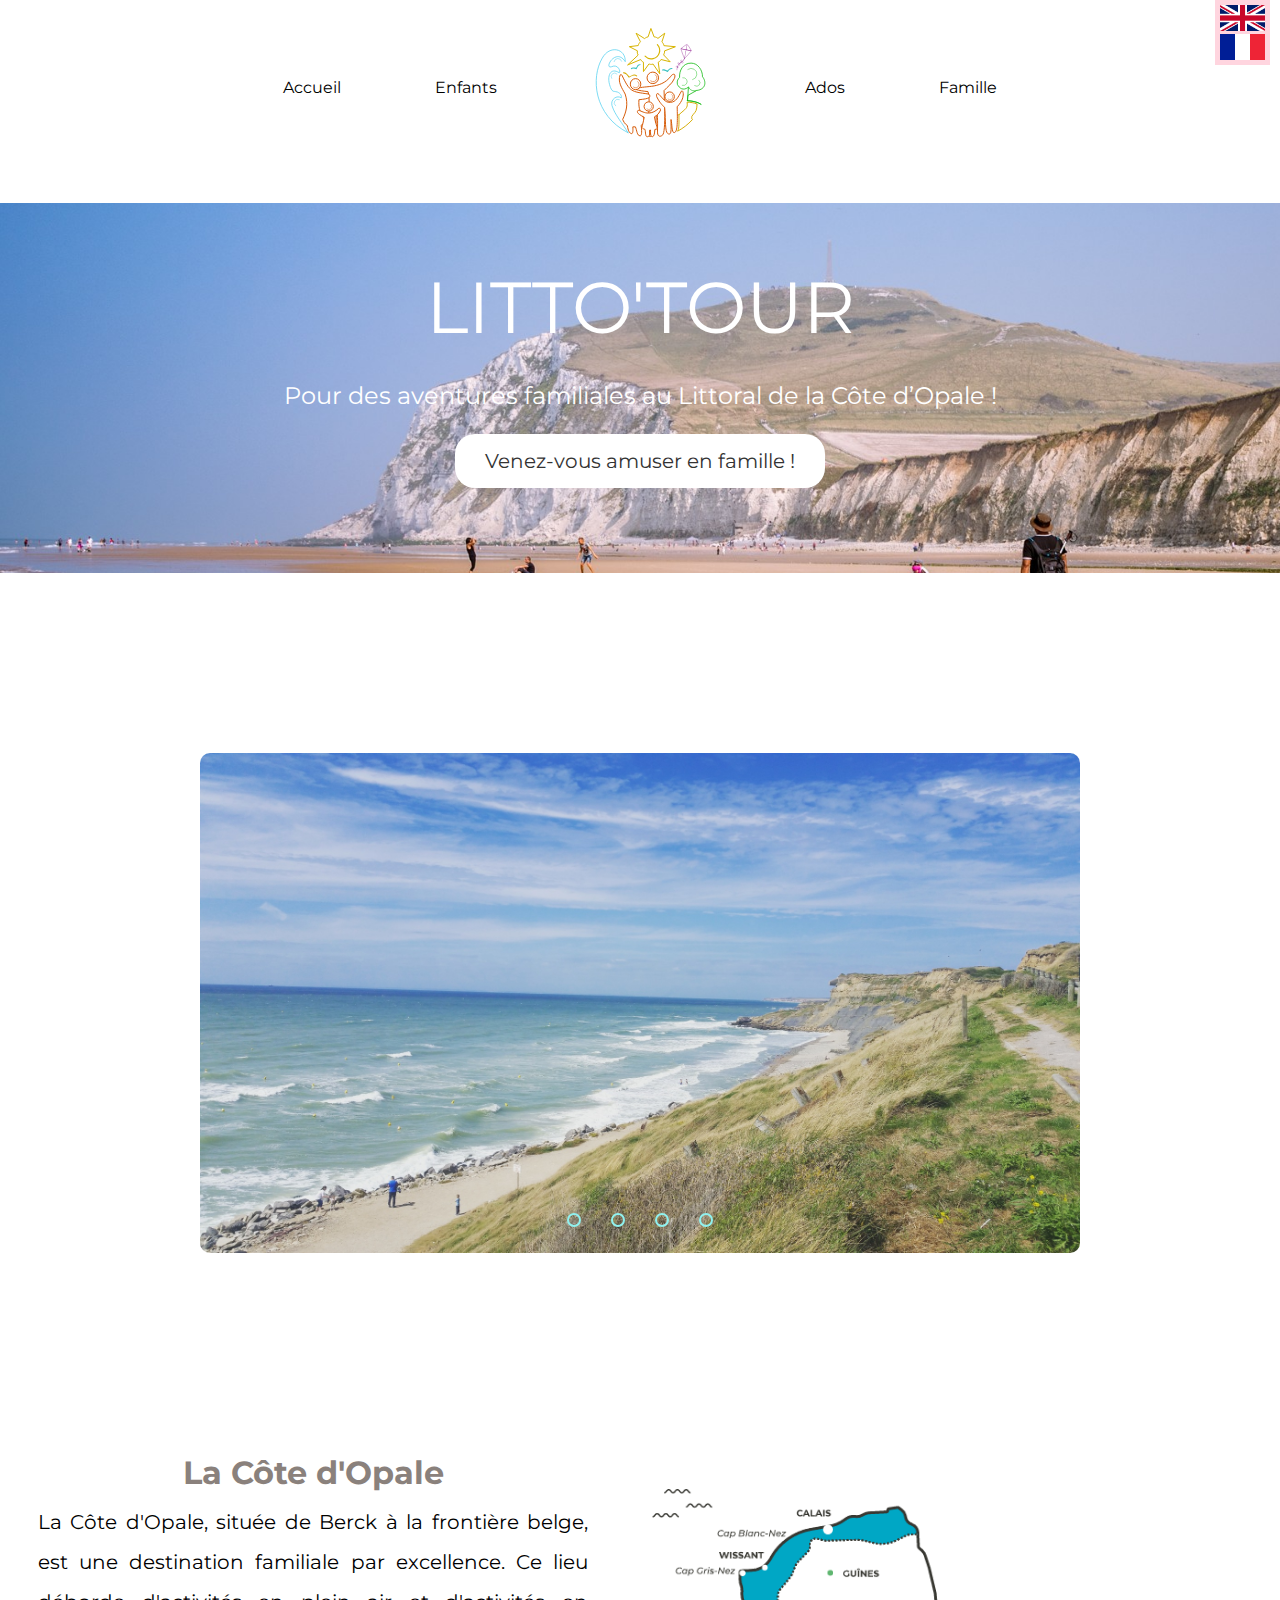
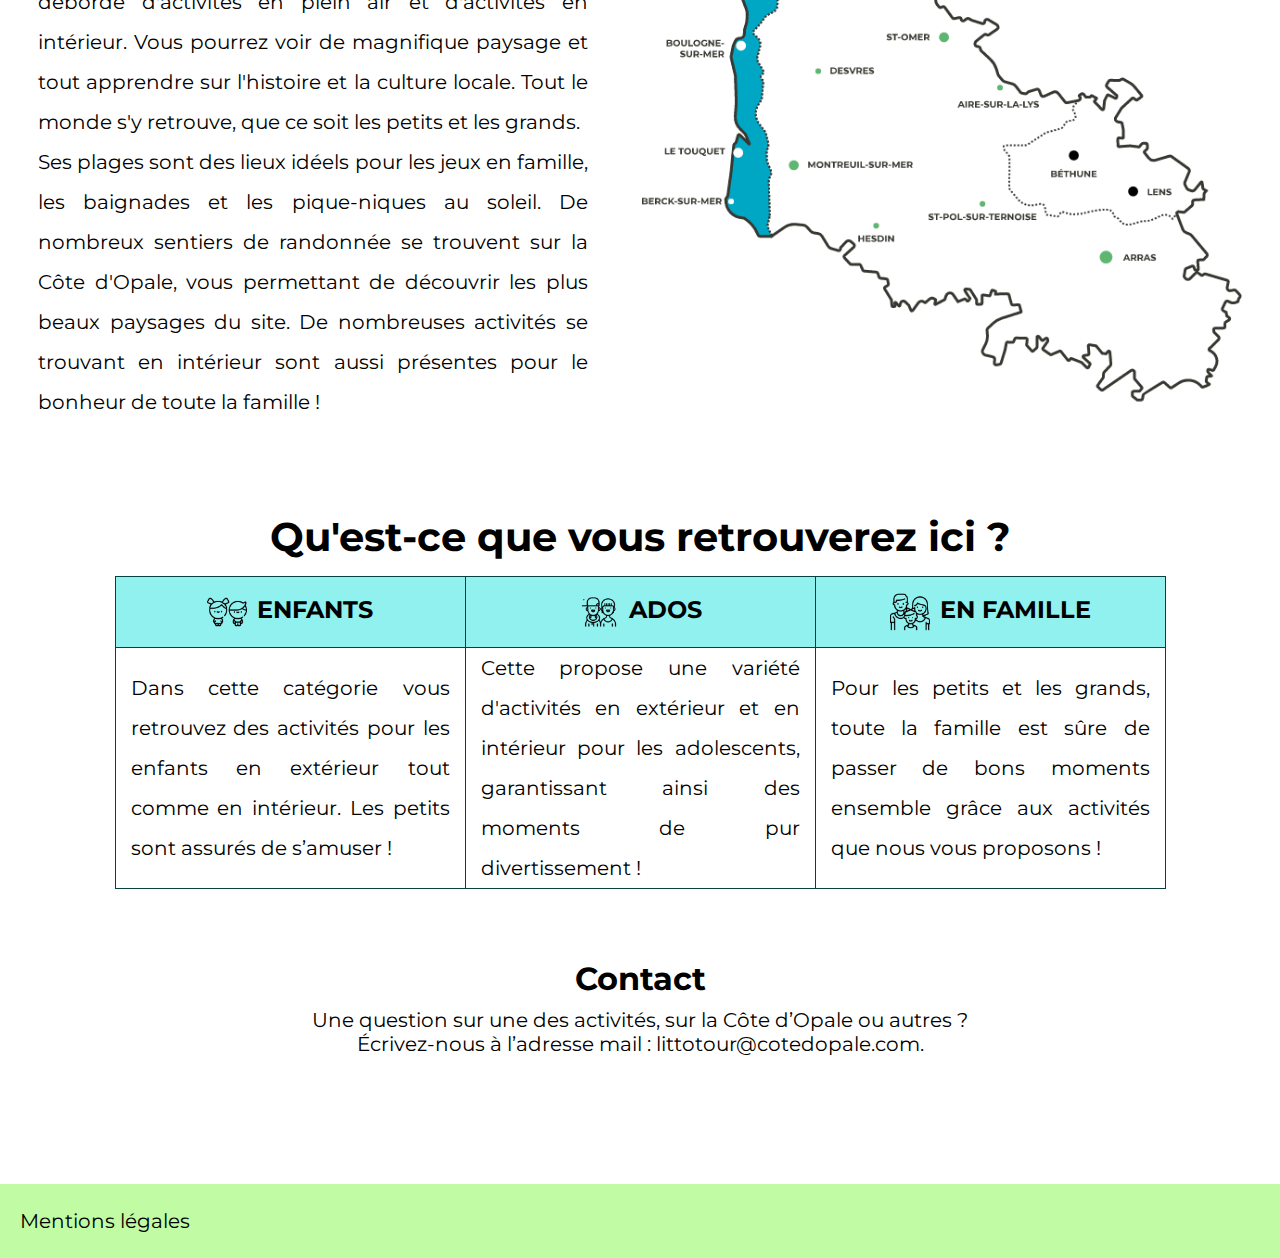
<file: sae_web/index.html>
<!DOCTYPE html>
<html lang="fr">

<head>
    <meta charset="UTF-8">
    <meta name="viewport" content="width=device-width, initial-scale=1.0">
    <link rel="stylesheet" type="text/css" href="css/style_littotour.css" />
    <title>Littotour</title>
    <link rel="preconnect" href="https://fonts.googleapis.com">
    <link rel="preconnect" href="https://fonts.gstatic.com" crossorigin>
    <link
        href="https://fonts.googleapis.com/css2?family=Montserrat:ital,wght@0,100;0,200;0,300;0,400;0,500;0,600;0,700;0,800;0,900;1,100;1,200;1,300;1,400;1,500;1,600;1,700;1,800;1,900&display=swap"
        rel="stylesheet">
</head>

<body>
    <header>
        <div>
            <div class="langues"><a href="index_eng.html" target="_blank">
                    <img class="anglais" src="img/anglais.png"></a> <br />
                <a href="index.html"><img class="france" src="img/france.png"></a>
            </div>
        </div>
        <p class="titre_header_responsive"></p>

    </header>

    <nav>
        <div class="centre">
            <ul>
                <li><a class="lien_nav" href="index.html">Accueil</a></li>
                <li><a class="lien_nav" href="enfants.html">Enfants</a></li>
                <li><a href="index.html"><img src="img/logo.svg" /></li></a>
                <li><a class="lien_nav" href="ados.html">Ados</a></li>
                <li><a class="lien_nav" href="famille.html">Famille</a></li>
            </ul>
        </div>
    </nav>

    <div class="menu">
        <!-- Utilisation d'une checkbox -->
        <input type="checkbox" id="hamburger">
        <!-- Label de la checkbox -->
        <label id="hamburger-logo" for="hamburger">☰</label>
        <!-- Le reste du menu -->
        <nav>
            <a href="index.html">Accueil</a>
            <a href="enfants.html">Enfants</a>
            <a href="ados.html">Ados</a>
            <a href="famille.html">Famille</a>
        </nav>

    </div>

    <div class="logo_res">
        <img src="img/logo.svg" />
    </div>

    <br>
    <br>

    <p class="titre_ban_responsive">LITTO'TOUR</p>


    <article>
        <div class="banniere">
            <div class="banniere_2">
                <p class="titre_ban">LITTO'TOUR</p>
                <p class="slogan">Pour des aventures familiales au Littoral de la Côte d’Opale !</p>
                <br>
                <a href="famille.html"><button class="CTA_accueil">Venez-vous amuser en famille !</button></a>
            </div>
        </div>



        <!-------CAROUSEL-------->
        <div class="carousel_glob">
            <div class="carousel">
                <div class="images">
                    <input type="radio" name="boutons" id="bouton1">
                    <input type="radio" name="boutons" id="bouton2">
                    <input type="radio" name="boutons" id="bouton3">
                    <input type="radio" name="boutons" id="bouton4">

                    <div class="image first">
                        <img src="img/1.jpg" alt="">
                    </div>

                    <div class="image">
                        <img src="img/2.jpg" alt="">
                    </div>

                    <div class="image">
                        <img src="img/3.jpg" alt="">
                    </div>

                    <div class="image">
                        <img src="img/4.jpg" alt="">
                    </div>

                </div>

                <div class="defil">
                    <label for="bouton1" class="bout"></label>
                    <label for="bouton2" class="bout"></label>
                    <label for="bouton3" class="bout"></label>
                    <label for="bouton4" class="bout"></label>
                </div>

            </div>
        </div>

        <div class="def_cote_opale"> <!-- bloc comprenant titre, texte et image de la cote d'opales-->

            <div class="texte_opale">
                <h1>La Côte d'Opale</h1>
                <p>La Côte d'Opale, située de Berck à la frontière belge, est une destination familiale par excellence.
                    Ce lieu déborde d'activités en plein air et d'activités en intérieur. Vous pourrez voir de
                    magnifique paysage et tout apprendre sur l'histoire et la culture locale. Tout le monde s'y
                    retrouve, que ce soit les petits et les grands.<br>
                    Ses plages sont des lieux idéels pour les jeux en famille, les baignades et les pique-niques au
                    soleil. De nombreux sentiers de randonnée se trouvent sur la Côte d'Opale, vous permettant de
                    découvrir les plus beaux paysages du site. De nombreuses activités se trouvant en intérieur sont
                    aussi présentes pour le bonheur de toute la famille !</p>
            </div>

            <img class="carte" src="img/carte_litto.jpg" alt="Carte du Littoral" />

        </div>



        <!------------------------------------TABLEAU------------------------------------------------------->

        <table class="tableau_accueil">

            <caption class="titre_tableau">
                <h1>Qu'est-ce que vous retrouverez ici ?</h1>
            </caption> <!--titre du tableau-->

            <thead>
                <tr>
                    <th class="enfant">ENFANTS</th>
                    <th class="ado">ADOS</th>
                    <th class="famille">EN FAMILLE</th>
                </tr>
            </thead>

            <tr>
                <td>Dans cette catégorie vous retrouvez des activités pour les enfants en extérieur tout comme en
                    intérieur. Les petits sont assurés de s’amuser !</td>
                <td>Cette propose une variété d'activités en extérieur et en intérieur pour les adolescents,
                    garantissant ainsi des moments de pur divertissement !</td>
                <td>Pour les petits et les grands, toute la famille est sûre de passer de bons moments ensemble grâce
                    aux activités que nous vous proposons !</td>
            </tr>


        </table>



        <!------------------------------------TABLEAU-RESPONSIVE------------------------------------------------------>


        <table class="tableau_accueil_res">

            <caption class="titre_tableau_res">
                <h1>Qu'est-ce que vous retrouverez ici ?</h1>
            </caption> <!--titre du tableau-->

            <thead>
                <tr>
                    <th class="enfant_res">ENFANTS</th>
                </tr>
            </thead>
            <tr>
                <td>Dans cette catégorie vous retrouvez des activités pour les enfants en extérieur tout comme en
                    intérieur. Les petits sont assurés de s’amuser !</td>
            </tr>


            <thead>
                <tr>
                    <th class="ado_res">ADOS</th>
                </tr>
            </thead>
            <tr>
                <td>Cette propose une variété d'activités en extérieur et en intérieur pour les adolescents,garantissant
                    ainsi des moments de pur divertissement !</td>
            </tr>

            <thead>
                <tr>
                    <th class="famille_res">EN FAMILLE</th>
                </tr>
            </thead>
            <tr>
                <td>Pour les petits et les grands, toute la famille est sûre de passer de bons moments ensemble grâce
                    aux activités que nous vous proposons !</td>
            </tr>

        </table>



        <div class="contact_accueil">
            <p class="titre_contact_accueil">Contact</p>
            <p class="text_contact_accueil">Une question sur une des activités, sur la Côte d’Opale ou autres ? <br>
                Écrivez-nous à l’adresse mail : littotour@cotedopale.com.</p>
        </div>
    </article>

    <footer>
        <a class="mentions_legales" href="mentions_legales.html">Mentions légales</a>

    </footer>
</body>

</html>
</file>
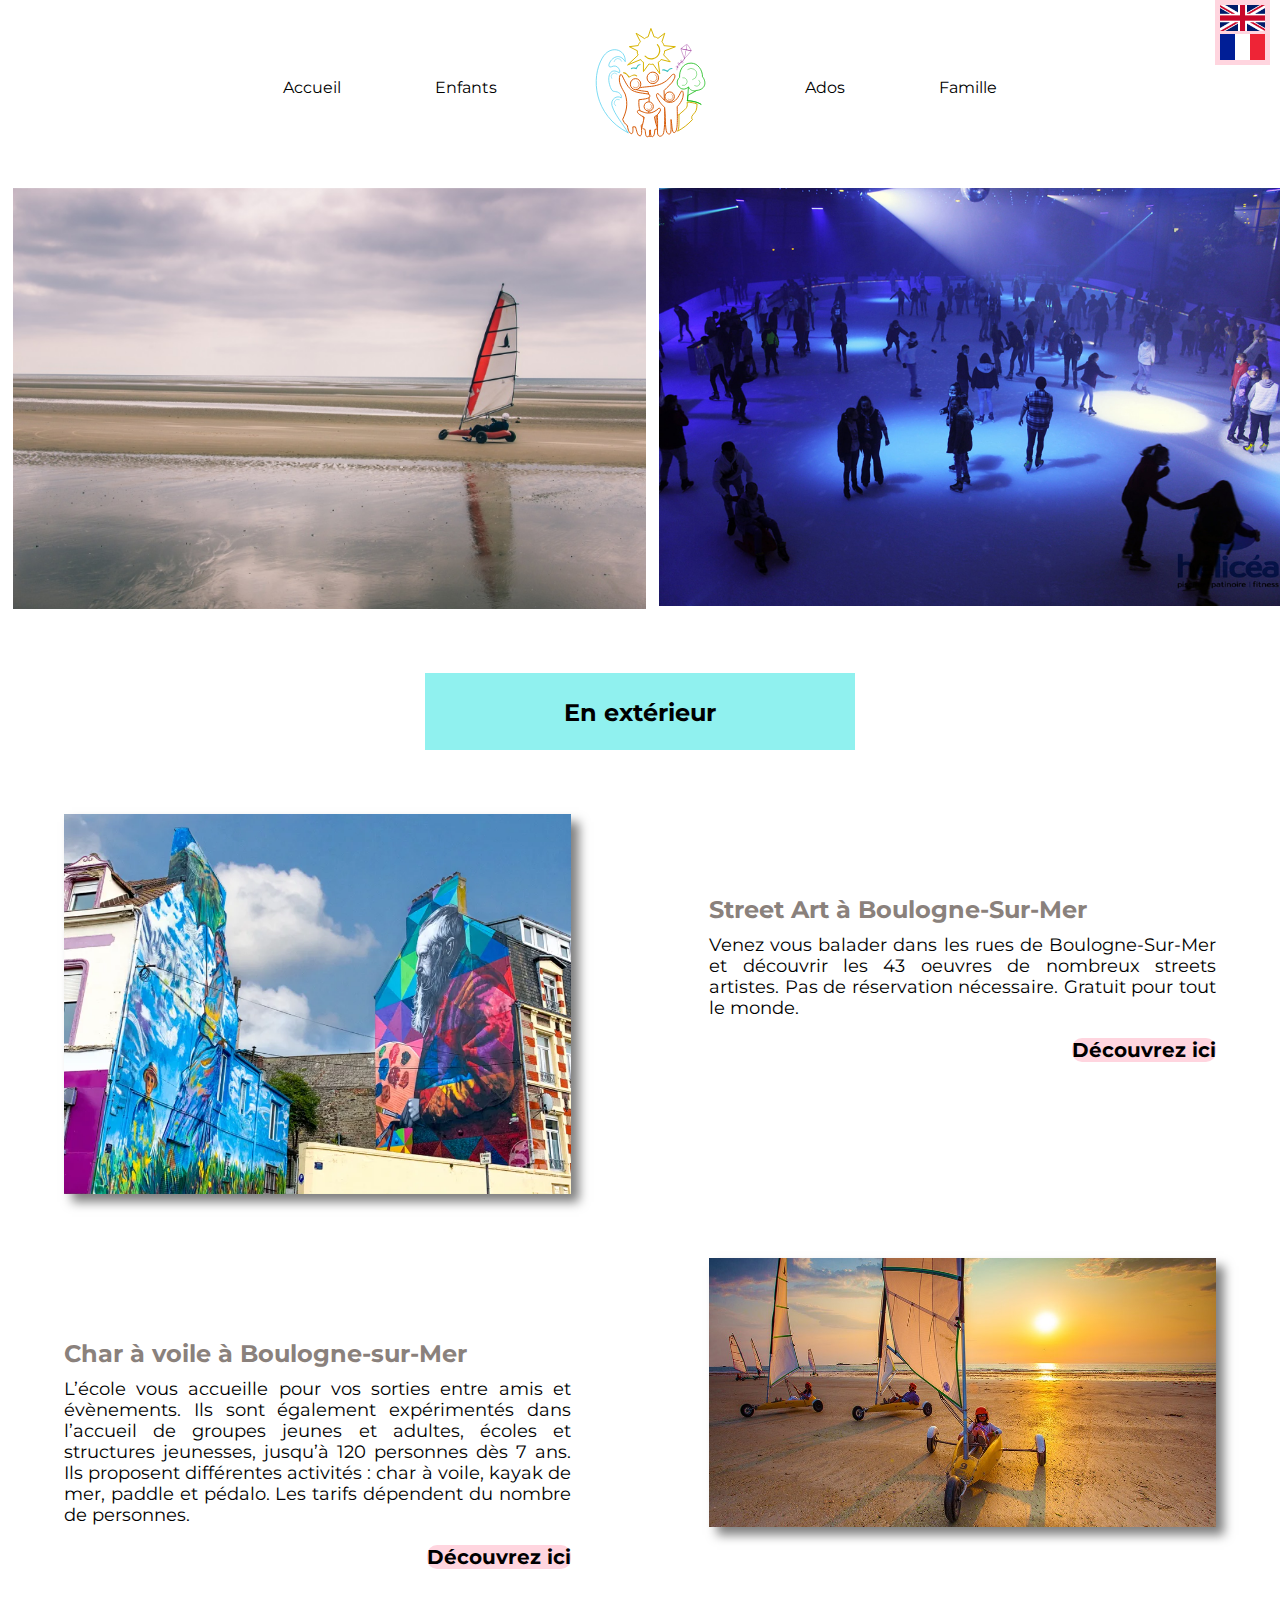
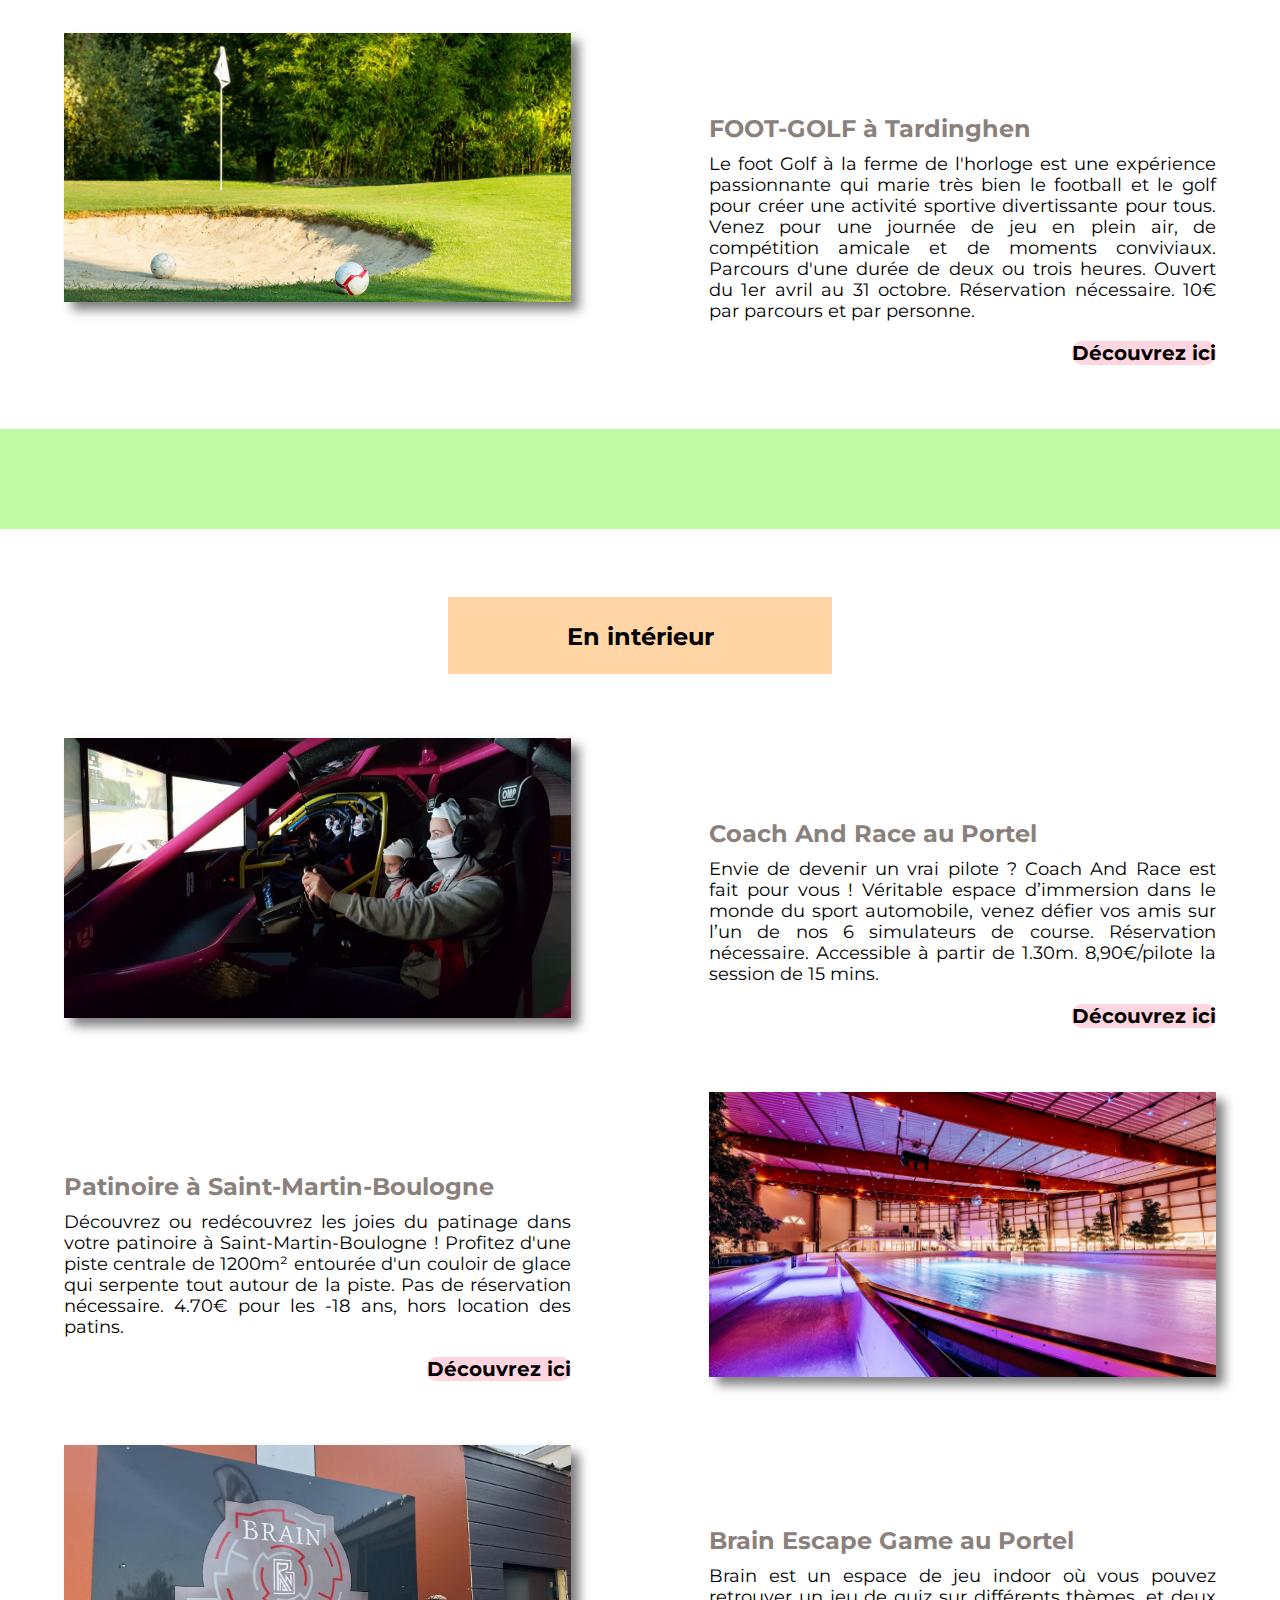
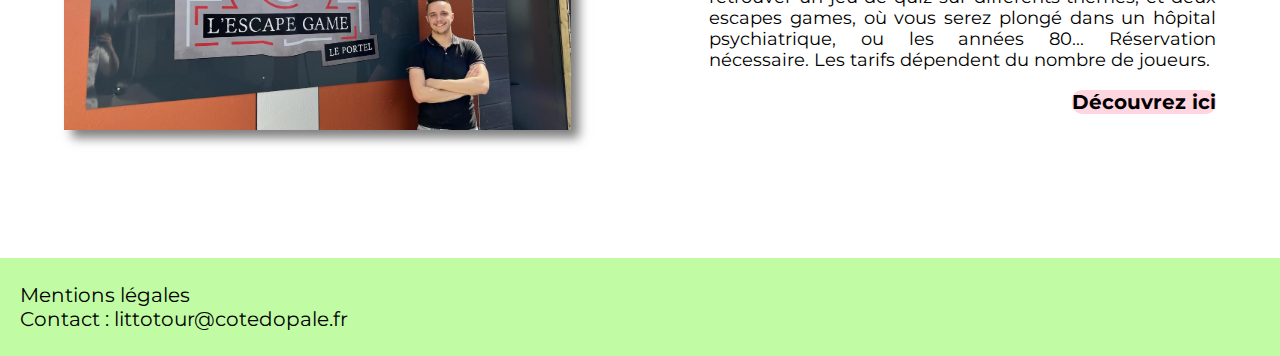
<file: sae_web/ados.html>
<!DOCTYPE html>
<html lang="fr">

<head>
    <meta charset="UTF-8">
    <meta name="viewport" content="width=device-width, initial-scale=1.0">
    <link rel="stylesheet" href="css/style_littotour.css" type="text/css" />
    <link rel="preconnect" href="https://fonts.googleapis.com%22%3E" />
    <link rel="preconnect" href="https://fonts.gstatic.com/" crossorigin>
    <link
        href="https://fonts.googleapis.com/css2?family=Montserrat:ital,wght@0,100;0,200;0,300;0,400;0,500;0,600;0,700;0,800;0,900;1,100;1,200;1,300;1,400;1,500;1,600;1,700;1,800;1,900&display=swap"
        rel="stylesheet">
    <title>Litto'tour</title>
</head>

<body>

    <header>
        <div class="langues"><a href="ados_eng.html" target="_blank"><img class="anglais" src="img/anglais.png"></a>
            <br /><a href="ados.html"><img class="france" src="img/france.png"></a></div>

    </header>

    <nav>
        <div class="centre">
            <ul>
                <li><a class="lien_nav" href="index.html">Accueil</a></li>
                <li><a class="lien_nav" href="enfants.html">Enfants</a></li>
                <li><a href="index.html"><img src="img/logo.svg" /></li></a>
                <li><a class="lien_nav" href="ados.html">Ados</a></li>
                <li><a class="lien_nav" href="famille.html">Famille</a></li>
            </ul>
        </div>
    </nav>




    <div class="menu">
        <!-- Utilisation d'une checkbox -->
        <input type="checkbox" id="hamburger">
        <!-- Label de la checkbox -->
        <label id="hamburger-logo" for="hamburger">☰</label>
        <!-- Le reste du menu -->
        <nav>
            <a href="index.html">Accueil</a>
            <a href="enfants.html">Enfants</a>
            <a href="ados.html">Ados</a>
            <a href="famille.html">Famille</a>
        </nav>

    </div>

    <div class="logo_res">
        <img src="img/logo.svg" />
    </div>

    <br>
    <br>

    <p class="titre_ban_responsive">LITTO'TOUR</p>

    <div class="haut_images">
        <img class="laby" src="img/voile.png">
        <img class="enfants" src="img/patinoire2.jpg">
    </div>

    <div class="exterieur">
        <p class="div_cont">En extérieur</p>
    </div>

    <div class="act_1">
        <img class="parc" src="img/street.webp">
        <div class="des_act_1">
            <p class="titre_act_1">Street Art à Boulogne-Sur-Mer</p>
            <p class="texte_act_1">Venez vous balader dans les rues de Boulogne-Sur-Mer et découvrir les 43 oeuvres de
                nombreux streets artistes.
                Pas de réservation nécessaire.
                Gratuit pour tout le monde.</p>
            <a class="decouvrir1" href="https://streetart.boulogne-sur-mer.fr/">Découvrez ici</a>
        </div>
    </div>


    <div class="act_2">
        <img class="manege" src="img/voile2.jpg">
        <div class="des_act_2">
            <p class="titre_act_2">Char à voile à Boulogne-sur-Mer</p>
            <p class="texte_act_2">L’école vous accueille pour vos sorties entre amis et évènements.
                Ils sont également expérimentés dans l’accueil de groupes jeunes et adultes, écoles et structures
                jeunesses, jusqu’à 120 personnes dès 7 ans.
                Ils proposent différentes activités : char à voile, kayak de mer, paddle et pédalo.
                Les tarifs dépendent du nombre de personnes.
            </p>
            <a class="decouvrir2" href="https://www.cvb62.fr/">Découvrez ici</a>

        </div>
    </div>

    <div class="act_1">
        <img class="parc" src="img/footgolf.jpg">
        <div class="des_act_1">
            <p class="titre_act_1">FOOT-GOLF à Tardinghen</p>
            <p class="texte_act_1">Le foot Golf à la ferme de l'horloge est une expérience passionnante qui marie très
                bien le football et le golf pour créer une activité sportive divertissante pour tous. Venez pour une
                journée de jeu en plein air, de compétition amicale et de moments conviviaux.
                Parcours d'une durée de deux ou trois heures.
                Ouvert du 1er avril au 31 octobre.
                Réservation nécessaire.
                10€ par parcours et par personne.</p>
            <a class="decouvrir1" href="https://www.cote-dopale.com/tourisme/swing-golf-foot-golf-des-2-caps">Découvrez
                ici</a>
        </div>
    </div>

    <canvas class="rectangle_vert"></canvas>


    <div class="interieur">
        <p class="div_cont">En intérieur</p>
    </div>



    <div class="act_1">
        <img class="parc" src="img/coach_and_race.jpg">
        <div class="des_act_1">
            <p class="titre_act_1">Coach And Race au Portel</p>
            <p class="texte_act_1">Envie de devenir un vrai pilote ?
                Coach And Race est fait pour vous ! Véritable espace d’immersion dans le monde du sport automobile,
                venez défier vos amis sur l’un de nos 6 simulateurs de course.
                Réservation nécessaire. Accessible à partir de 1.30m.
                8,90€/pilote la session de 15 mins.
            </p>
            <a class="decouvrir1" href="https://coachandrace.fr/">Découvrez ici</a>
        </div>
    </div>




    <div class="act_2">
        <img class="manege" src="img/patinoire.jpg">
        <div class="des_act_2">
            <p class="titre_act_2">Patinoire à Saint-Martin-Boulogne</p>
            <p class="texte_act_2">Découvrez ou redécouvrez les joies du patinage dans votre patinoire à
                Saint-Martin-Boulogne ! Profitez d'une piste centrale de 1200m² entourée d'un couloir de glace qui
                serpente tout autour de la piste.
                Pas de réservation nécessaire.
                4.70€ pour les -18 ans, hors location des patins.</p>
            <a class="decouvrir2" href="https://www.helicea-cab.fr/espace-27-patinoire.html">Découvrez ici</a>

        </div>
    </div>




    <div class="act_1">
        <img class="parc" src="img/brain.jpg">
        <div class="des_act_1">
            <p class="titre_act_1">Brain Escape Game au Portel</p>
            <p class="texte_act_1">Brain est un espace de jeu indoor où vous pouvez retrouver un jeu de quiz sur
                différents thèmes, et deux escapes games, où vous serez plongé dans un hôpital psychiatrique, ou les
                années 80...
                Réservation nécessaire.
                Les tarifs dépendent du nombre de joueurs.
            </p>
            <a class="decouvrir1" href="https://brain-leportel.fr/">Découvrez ici</a>
        </div>
    </div>


    <footer>

        <ul>
            <li> <a class="mentions_legales" href="mentions_legales.html">Mentions légales</a></li>

            <li>
                <p class="footer_contact"> Contact : littotour@cotedopale.fr </p>
            </li>

        </ul>

    </footer>










</body>

</html>
</file>
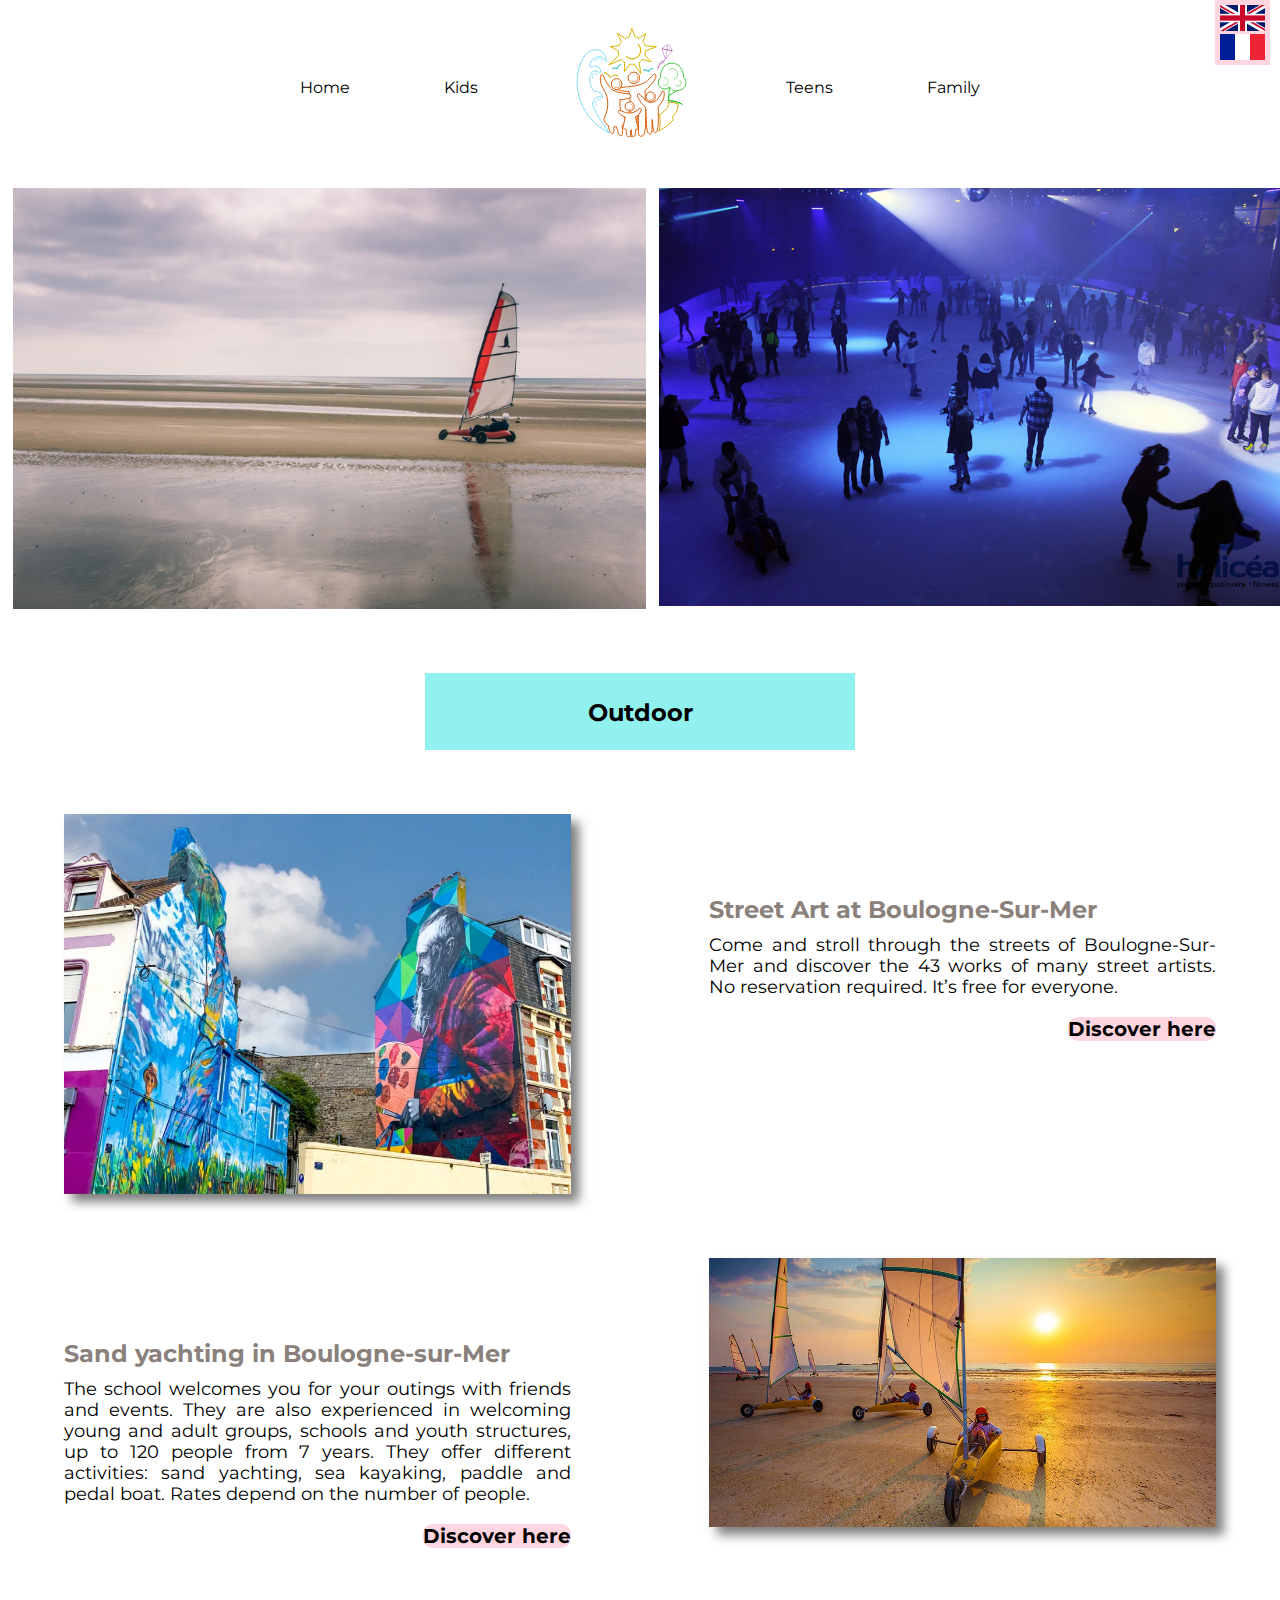
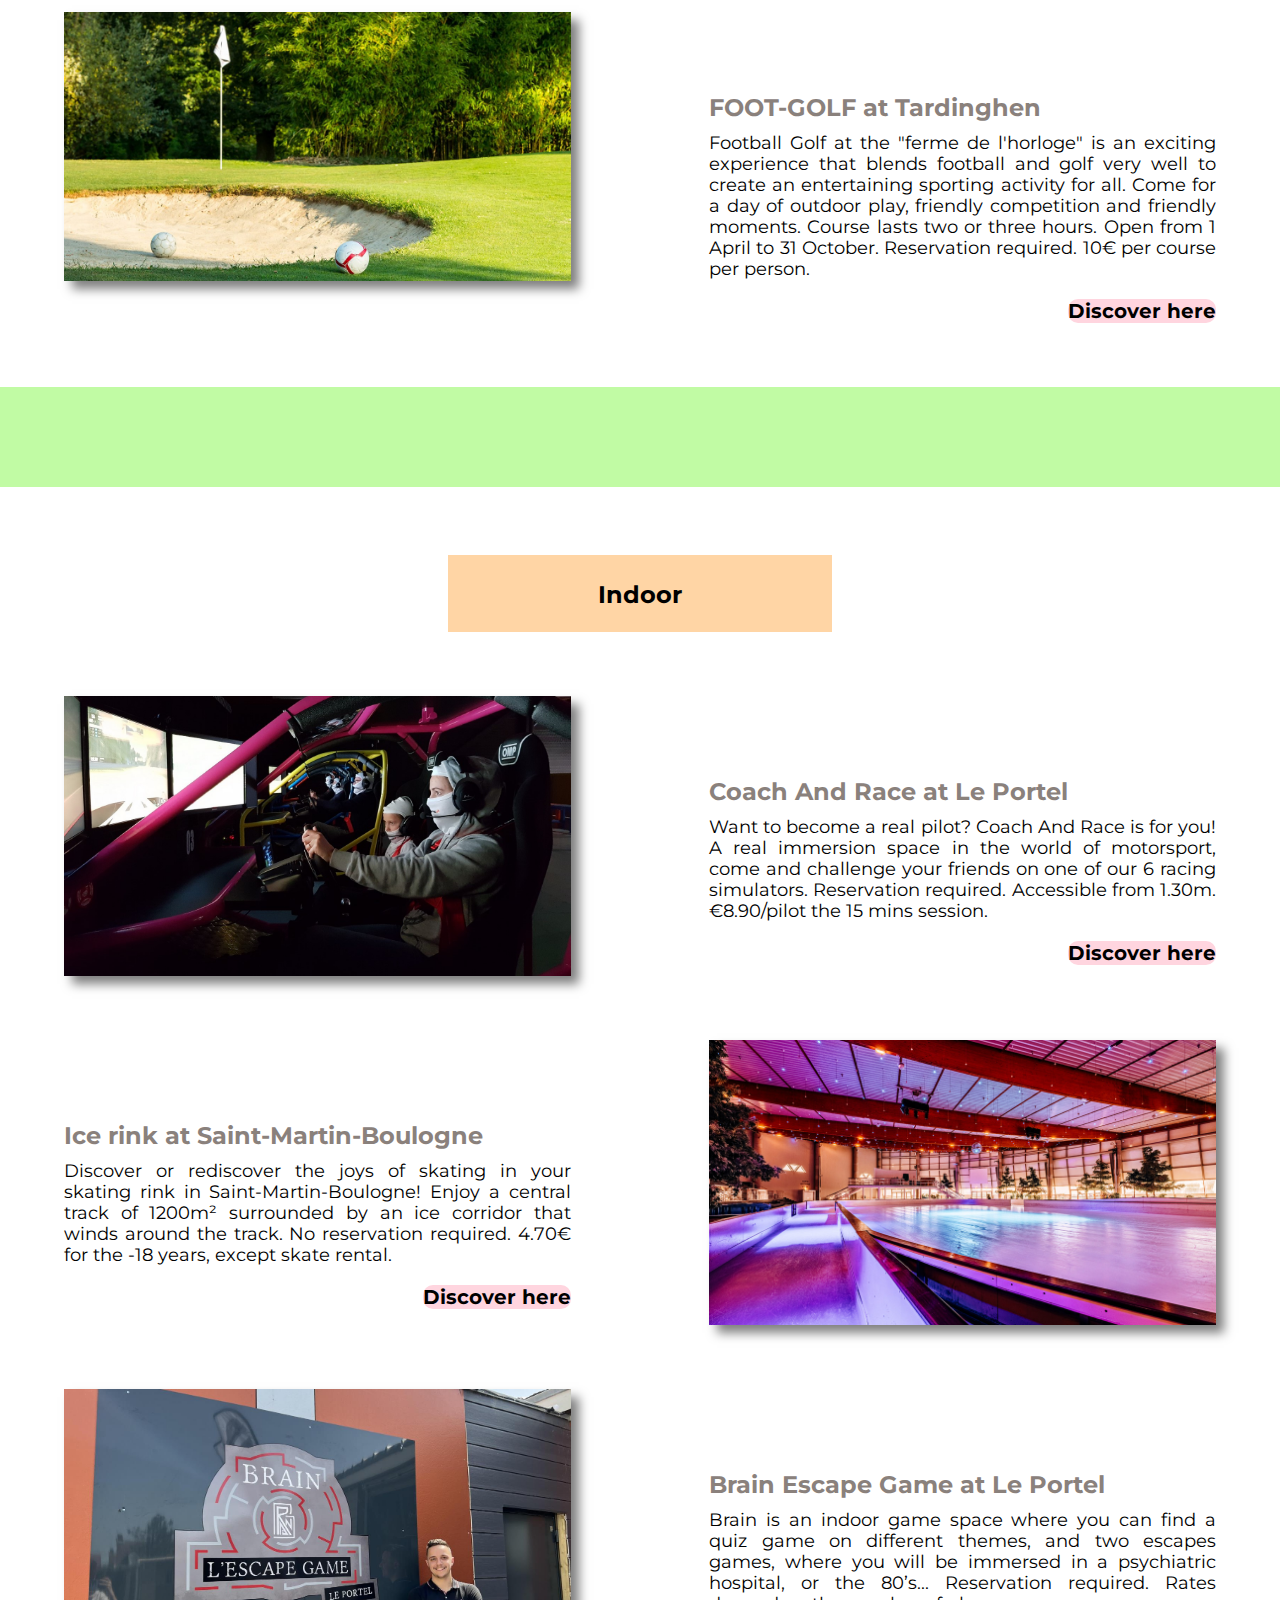
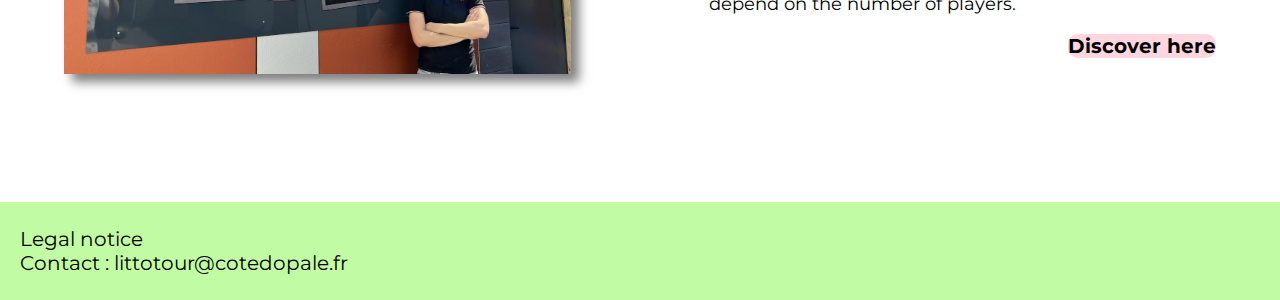
<file: sae_web/ados_eng.html>
<!DOCTYPE html>
<html lang="fr">

<head>
    <meta charset="UTF-8">
    <meta name="viewport" content="width=device-width, initial-scale=1.0">
    <link rel="stylesheet" href="css/style_littotour.css" type="text/css" />
    <link rel="preconnect" href="https://fonts.googleapis.com%22%3E" />
    <link rel="preconnect" href="https://fonts.gstatic.com/" crossorigin>
    <link
        href="https://fonts.googleapis.com/css2?family=Montserrat:ital,wght@0,100;0,200;0,300;0,400;0,500;0,600;0,700;0,800;0,900;1,100;1,200;1,300;1,400;1,500;1,600;1,700;1,800;1,900&display=swap"
        rel="stylesheet">
    <title>Litto'tour</title>
</head>

<body>

    <header>
        <div class="langues"><a href="ados_eng.html" target="_blank"><img class="anglais" src="img/anglais.png"></a>
            <br /><a href="ados.html"><img class="france" src="img/france.png"></a>
        </div>

    </header>


    <nav>
        <div class="centre">
            <ul>
                <li><a class="lien_nav" href="index_eng.html">Home</a></li>
                <li><a class="lien_nav" href="enfants_eng.html">Kids</a></li>
                <li><a href="index_eng.html"><img src="img/logo.svg" /></li></a>
                <li><a class="lien_nav" href="ados_eng.html">Teens</a></li>
                <li><a class="lien_nav" href="famille_eng.html">Family</a></li>
            </ul>
        </div>
    </nav>




    <div class="menu">
        <!-- Utilisation d'une checkbox -->
        <input type="checkbox" id="hamburger">
        <!-- Label de la checkbox -->
        <label id="hamburger-logo" for="hamburger">☰</label>
        <!-- Le reste du menu -->
        <nav>
            <a href="index_eng.html">Home</a>
            <a href="enfants_eng.html">Kids</a>
            <a href="ados_eng.html">Teens</a>
            <a href="famille_eng.html">Family</a>
        </nav>

    </div>

    <div class="logo_res">
        <img src="img/logo.svg" />
    </div>

    <br>
    <br>

    <p class="titre_ban_responsive">LITTO'TOUR</p>










    <div class="haut_images">
        <img class="laby" src="img/voile.png">
        <img class="enfants" src="img/patinoire2.jpg">
    </div>

    <div class="exterieur">
        <p class="div_cont">Outdoor</p>
    </div>

    <div class="act_1">
        <img class="parc" src="img/street.webp">
        <div class="des_act_1">
            <p class="titre_act_1">Street Art at Boulogne-Sur-Mer</p>
            <p class="texte_act_1">Come and stroll through the streets of Boulogne-Sur-Mer and discover the 43 works of
                many street artists.
                No reservation required.
                It’s free for everyone.
            </p>
            <a class="decouvrir1" href="https://streetart.boulogne-sur-mer.fr/">Discover here</a>
        </div>
    </div>


    <div class="act_2">
        <img class="manege" src="img/voile2.jpg">
        <div class="des_act_2">
            <p class="titre_act_2">Sand yachting in Boulogne-sur-Mer</p>
            <p class="texte_act_2">The school welcomes you for your outings with friends and events.
                They are also experienced in welcoming young and adult groups, schools and youth structures, up to 120
                people from 7 years.
                They offer different activities: sand yachting, sea kayaking, paddle and pedal boat.
                Rates depend on the number of people.
            </p>
            <a class="decouvrir2" href="https://www.cvb62.fr/">Discover here</a>

        </div>
    </div>

    <div class="act_1">
        <img class="parc" src="img/footgolf.jpg">
        <div class="des_act_1">
            <p class="titre_act_1">FOOT-GOLF at Tardinghen</p>
            <p class="texte_act_1">Football Golf at the "ferme de l'horloge" is an exciting experience that blends
                football and golf very well to create an entertaining sporting activity for all. Come for a day of
                outdoor play, friendly competition and friendly moments.
                Course lasts two or three hours.
                Open from 1 April to 31 October.
                Reservation required.
                10€ per course per person.
            </p>
            <a class="decouvrir1" href="https://www.cote-dopale.com/tourisme/swing-golf-foot-golf-des-2-caps">Discover
                here</a>
        </div>
    </div>

    <canvas class="rectangle_vert"></canvas>


    <div class="interieur">
        <p class="div_cont">Indoor</p>
    </div>



    <div class="act_1">
        <img class="parc" src="img/coach_and_race.jpg">
        <div class="des_act_1">
            <p class="titre_act_1">Coach And Race at Le Portel</p>
            <p class="texte_act_1">Want to become a real pilot?
                Coach And Race is for you! A real immersion space in the world of motorsport, come and challenge your
                friends on one of our 6 racing simulators.
                Reservation required. Accessible from 1.30m.
                €8.90/pilot the 15 mins session.

            </p>
            <a class="decouvrir1" href="https://coachandrace.fr/">Discover here</a>
        </div>
    </div>




    <div class="act_2">
        <img class="manege" src="img/patinoire.jpg">
        <div class="des_act_2">
            <p class="titre_act_2">Ice rink at Saint-Martin-Boulogne</p>
            <p class="texte_act_2">Discover or rediscover the joys of skating in your skating rink in
                Saint-Martin-Boulogne! Enjoy a central track of 1200m² surrounded by an ice corridor that winds around
                the track.
                No reservation required.
                4.70€ for the -18 years, except skate rental.
            </p>
            <a class="decouvrir2" href="https://www.helicea-cab.fr/espace-27-patinoire.html">Discover here</a>

        </div>
    </div>




    <div class="act_1">
        <img class="parc" src="img/brain.jpg">
        <div class="des_act_1">
            <p class="titre_act_1">Brain Escape Game at Le Portel</p>
            <p class="texte_act_1">Brain is an indoor game space where you can find a quiz game on different themes, and
                two escapes games, where you will be immersed in a psychiatric hospital, or the 80’s...
                Reservation required.
                Rates depend on the number of players.

            </p>
            <a class="decouvrir1" href="https://brain-leportel.fr/">Discover here</a>
        </div>
    </div>


    <footer>

        <ul>
            <li> <a class="mentions_legales" href="mentions_legales_eng.html">Legal notice</a></li>

            <li>
                <p class="footer_contact"> Contact : littotour@cotedopale.fr </p>
            </li>

        </ul>

    </footer>










</body>

</html>
</file>
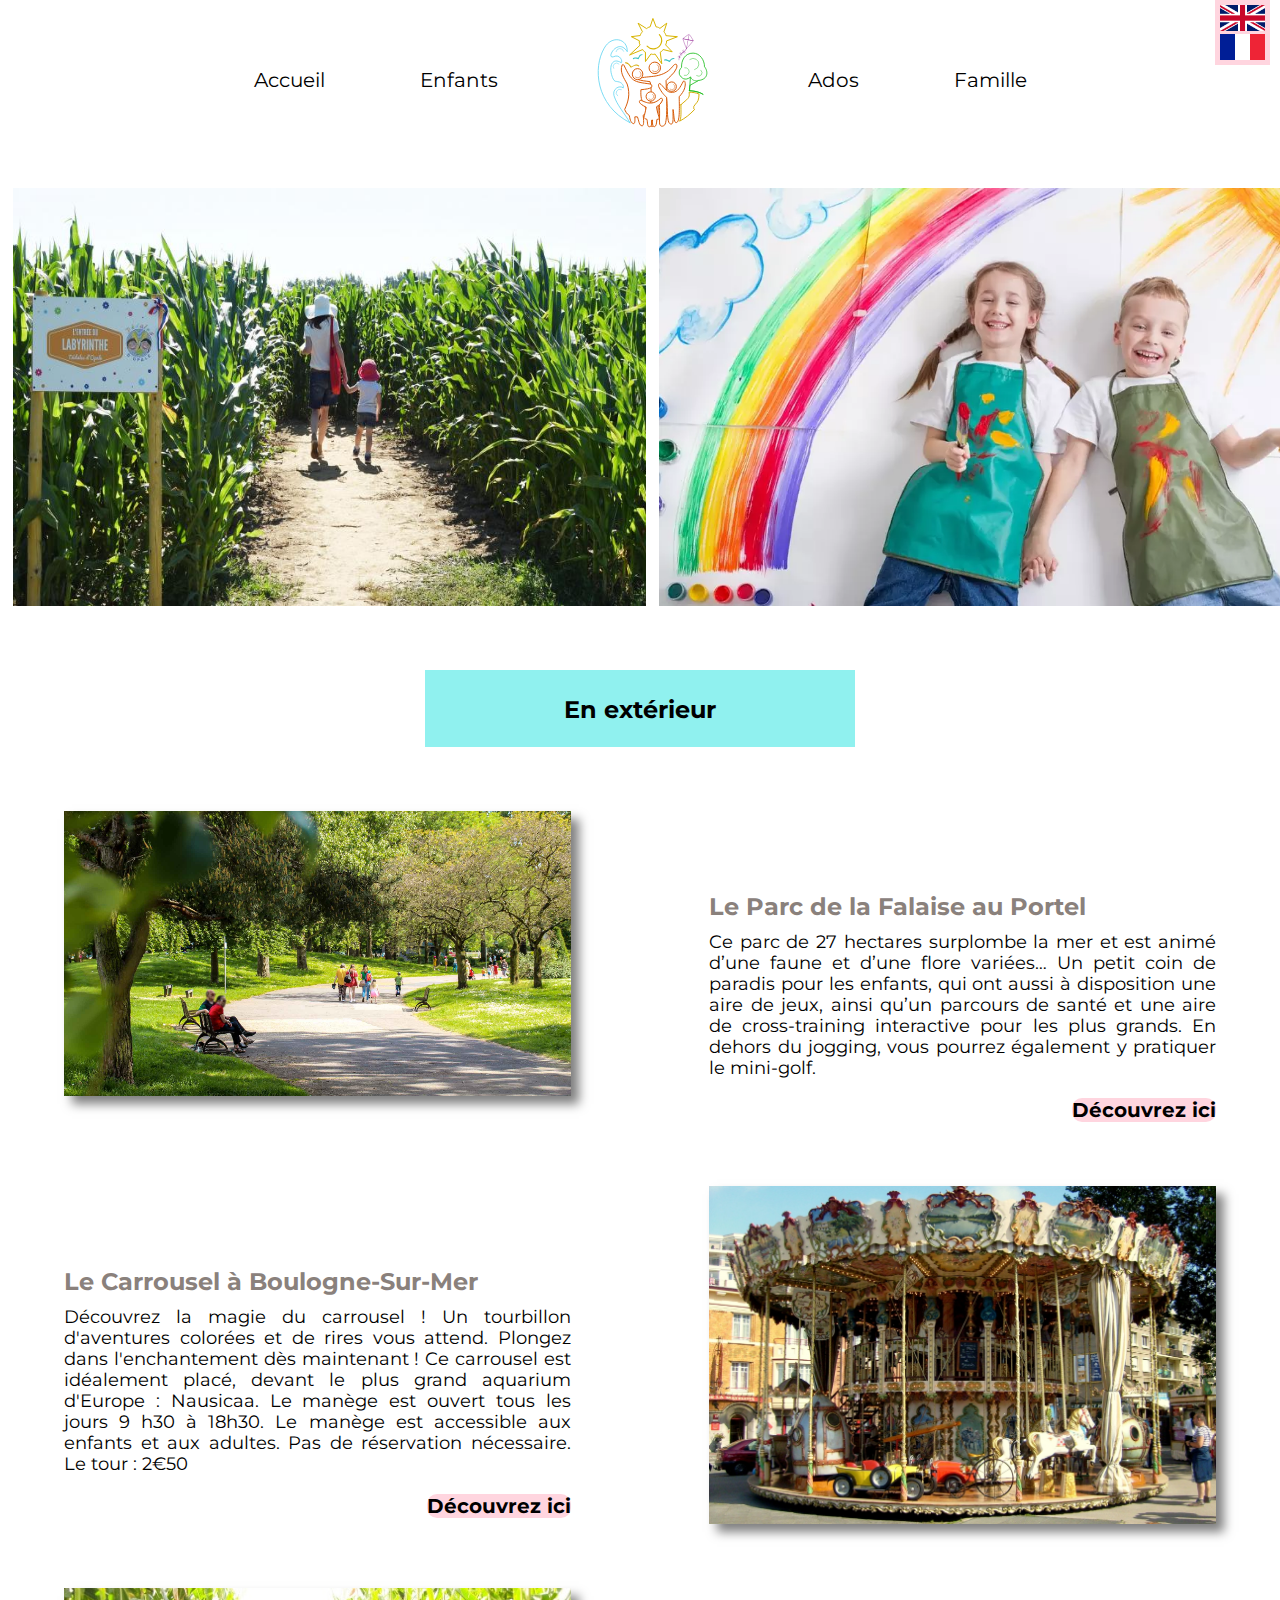
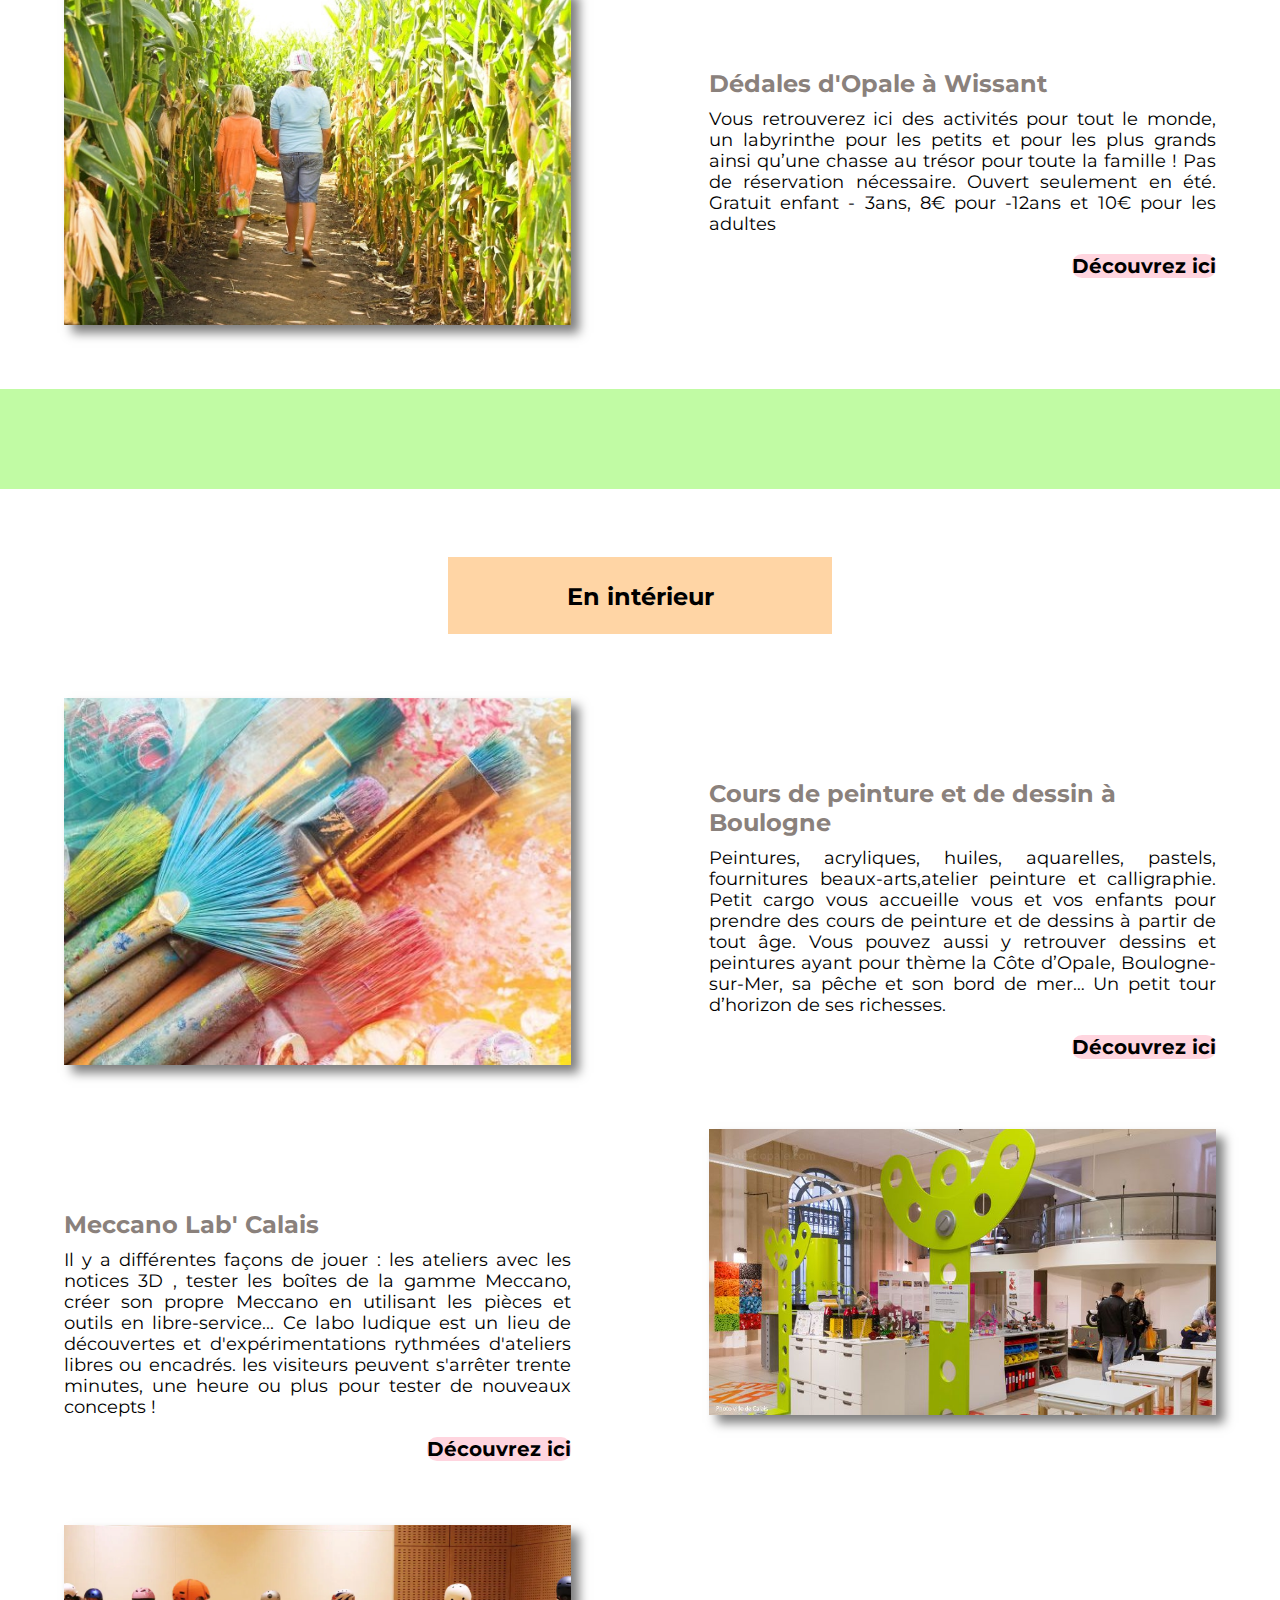
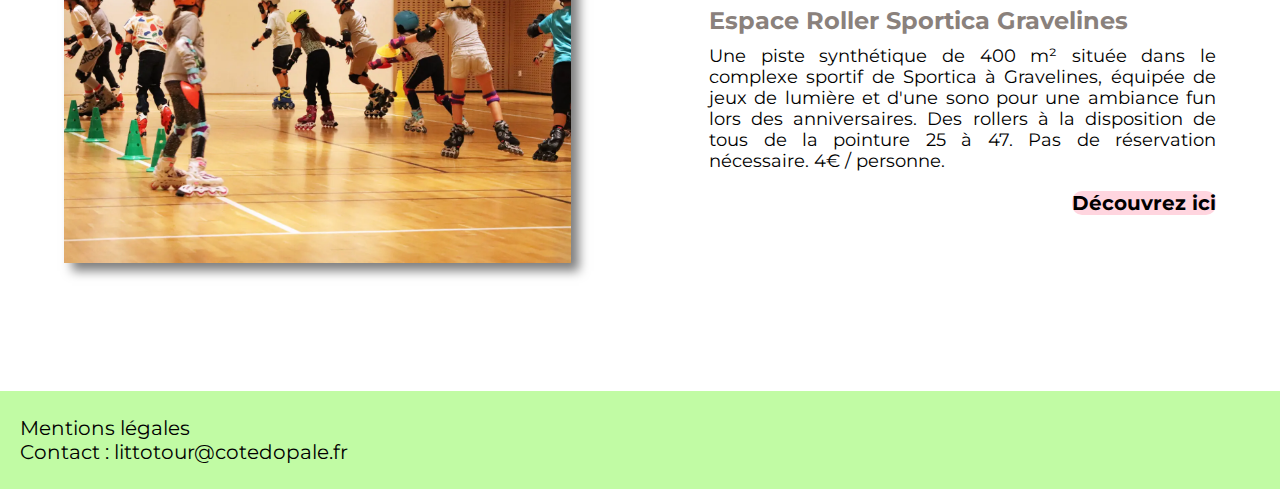
<file: sae_web/enfants.html>
<!DOCTYPE html>
<html lang="fr">

<head>
    <meta charset="UTF-8">
    <meta name="viewport" content="width=device-width, initial-scale=1.0">
    <link rel="stylesheet" href="css/style_littotour.css" type="text/css" />
    <link rel="preconnect" href="https://fonts.googleapis.com%22%3E" />
    <link rel="preconnect" href="https://fonts.gstatic.com/" crossorigin>
    <link
        href="https://fonts.googleapis.com/css2?family=Montserrat:ital,wght@0,100;0,200;0,300;0,400;0,500;0,600;0,700;0,800;0,900;1,100;1,200;1,300;1,400;1,500;1,600;1,700;1,800;1,900&display=swap"
        rel="stylesheet">
    <title>Litto'tour</title>
</head>

<body>

    <header>
        <div class="langues"><a href="enfants_eng.html" target="_blank"><img class="anglais" src="img/anglais.png"></a>
            <br /><a href="enfants.html"><img class="france" src="img/france.png"></a></div>
        

        <nav>
            <div class="centre">
                <ul>
                    <li><a class="lien_nav" href="index.html">Accueil</a></li>
                    <li><a class="lien_nav" href="enfants.html">Enfants</a></li>
                    <li><a href="index.html"><img src="img/logo.svg" /></li></a>
                    <li><a class="lien_nav" href="ados.html">Ados</a></li>
                    <li><a class="lien_nav" href="famille.html">Famille</a></li>
                </ul>
            </div>
        </nav>  

    </header>

    

    <div class="menu">
        <!-- Utilisation d'une checkbox -->
        <input type="checkbox" id="hamburger">
        <!-- Label de la checkbox -->
        <label id="hamburger-logo" for="hamburger">☰</label>
        <!-- Le reste du menu -->
        <nav>
            <a href="index.html">Accueil</a>
            <a href="enfants.html">Enfants</a>
            <a href="ados.html">Ados</a>
            <a href="famille.html">Famille</a>
        </nav>

    </div>



    <div class="logo_res">
        <img src="img/logo.svg" />
    </div>

    <br>
    <br>

    <p class="titre_ban_responsive">LITTO'TOUR</p>

    <div class="haut_images">
        
        <img class="laby" src="img/laby.jpg">
        <img class="enfants" src="img/enfants.jpeg">
    </div>

    <div class="exterieur">
        <p class="div_cont">En extérieur</p>
    </div>

    <div class="act_1">
        <img class="parc" src="img/parc.jpg">
        <div class="des_act_1">
            <p class="titre_act_1">Le Parc de la Falaise au Portel</p>
            <p class="texte_act_1">Ce parc de 27 hectares surplombe la mer et est animé d’une faune et d’une flore
                variées… Un petit coin de
                paradis pour les enfants, qui ont aussi à disposition une aire de jeux, ainsi qu’un parcours de santé
                et une aire de cross-training interactive pour les plus grands. En dehors du jogging, vous pourrez
                également y pratiquer le mini-golf. </p>
            <a class="decouvrir1" href="https://www.ville-leportel.fr/les-parcs-et-jardins/">Découvrez ici</a>
        </div>
    </div>


    <div class="act_2">
        <img class="manege" src="img/manege.jpg">
        
        <div class="des_act_2">
            <p class="titre_act_2">Le Carrousel à Boulogne-Sur-Mer</p>
            <p class="texte_act_2">Découvrez la magie du carrousel ! Un tourbillon d'aventures colorées et de rires vous
                attend. Plongez dans l'enchantement dès maintenant ! Ce carrousel est idéalement placé, devant le plus
                grand aquarium d'Europe : Nausicaa.

                Le manège est ouvert tous les jours 9 h30 à 18h30. Le manège est accessible aux enfants et aux adultes.
                Pas de réservation nécessaire.
                Le tour : 2€50
            </p>
            <a class="decouvrir2" href="https://www.ville-boulogne-sur-mer.fr/">Découvrez ici</a>

        </div>
    </div>

    <div class="act_1">
        <img class="parc" src="img/dedale.jpg">
        <div class="des_act_1">
            <p class="titre_act_1">Dédales d'Opale à Wissant</p>
            <p class="texte_act_1">Vous retrouverez ici des activités pour tout le monde, un labyrinthe pour les petits
                et pour les plus grands ainsi qu’une chasse au trésor pour toute la famille !
                Pas de réservation nécessaire.
                Ouvert seulement en été.
                Gratuit enfant - 3ans, 8€ pour -12ans et 10€ pour les adultes</p>
            <a class="decouvrir1" href="https://dedalesdopale.com/">Découvrez ici</a>
        </div>
    </div>

    <canvas class="rectangle_vert"></canvas>


    <div class="interieur">
        <p class="div_cont">En intérieur</p>
    </div>



    <div class="act_1">
        <img class="parc" src="img/peinture.jpg">
        <div class="des_act_1">
            <p class="titre_act_1">Cours de peinture et de dessin à Boulogne</p>
            <p class="texte_act_1">Peintures, acryliques, huiles, aquarelles, pastels, fournitures beaux-arts,atelier
                peinture et calligraphie.
                Petit cargo vous accueille vous et vos enfants pour prendre des cours de peinture et de dessins à partir
                de tout âge. Vous pouvez aussi y retrouver dessins et peintures ayant pour thème la Côte d’Opale,
                Boulogne-sur-Mer, sa pêche et son bord de mer… Un petit tour d’horizon de ses richesses.
            </p>
            <a class="decouvrir1" href="https://petit-cargo.com/">Découvrez ici</a>
        </div>
    </div>




    <div class="act_2">
        <img class="manege" src="img/mecano.jpeg">
        <div class="des_act_2">
            <p class="titre_act_2">Meccano Lab' Calais</p>
            <p class="texte_act_2">Il y a différentes façons de jouer : les ateliers avec les notices 3D , tester les
                boîtes de la gamme Meccano, créer son propre Meccano en utilisant les pièces et outils en
                libre-service... Ce labo ludique est un lieu de découvertes et d'expérimentations rythmées d'ateliers
                libres ou encadrés. les visiteurs peuvent s'arrêter trente minutes, une heure ou plus pour tester de
                nouveaux concepts !</p>
            <a class="decouvrir2" href="https://www.cote-dopale.com/tourisme/calais-le-meccano-lab">Découvrez ici</a>

        </div>
    </div>




    <div class="act_1">
        <img class="parc" src="img/roller.jpeg">
        <div class="des_act_1">
            <p class="titre_act_1">Espace Roller Sportica Gravelines</p>
            <p class="texte_act_1">Une piste synthétique de 400 m² située dans le complexe sportif de Sportica à
                Gravelines, équipée de jeux de lumière et d'une sono pour une ambiance fun lors des anniversaires. Des
                rollers à la disposition de tous de la pointure 25 à 47.
                Pas de réservation nécessaire. 4€ / personne.
            </p>
            <a class="decouvrir1" href="https://www.sportica.fr/particuliers/roller">Découvrez ici</a>
        </div>
    </div>


    <footer>

        <ul>
            <li> <a class="mentions_legales" href="mentions_legales.html">Mentions légales</a></li>

            <li>
                <p class="footer_contact"> Contact : littotour@cotedopale.fr </p>
            </li>

        </ul>

    </footer>










</body>

</html>
</file>
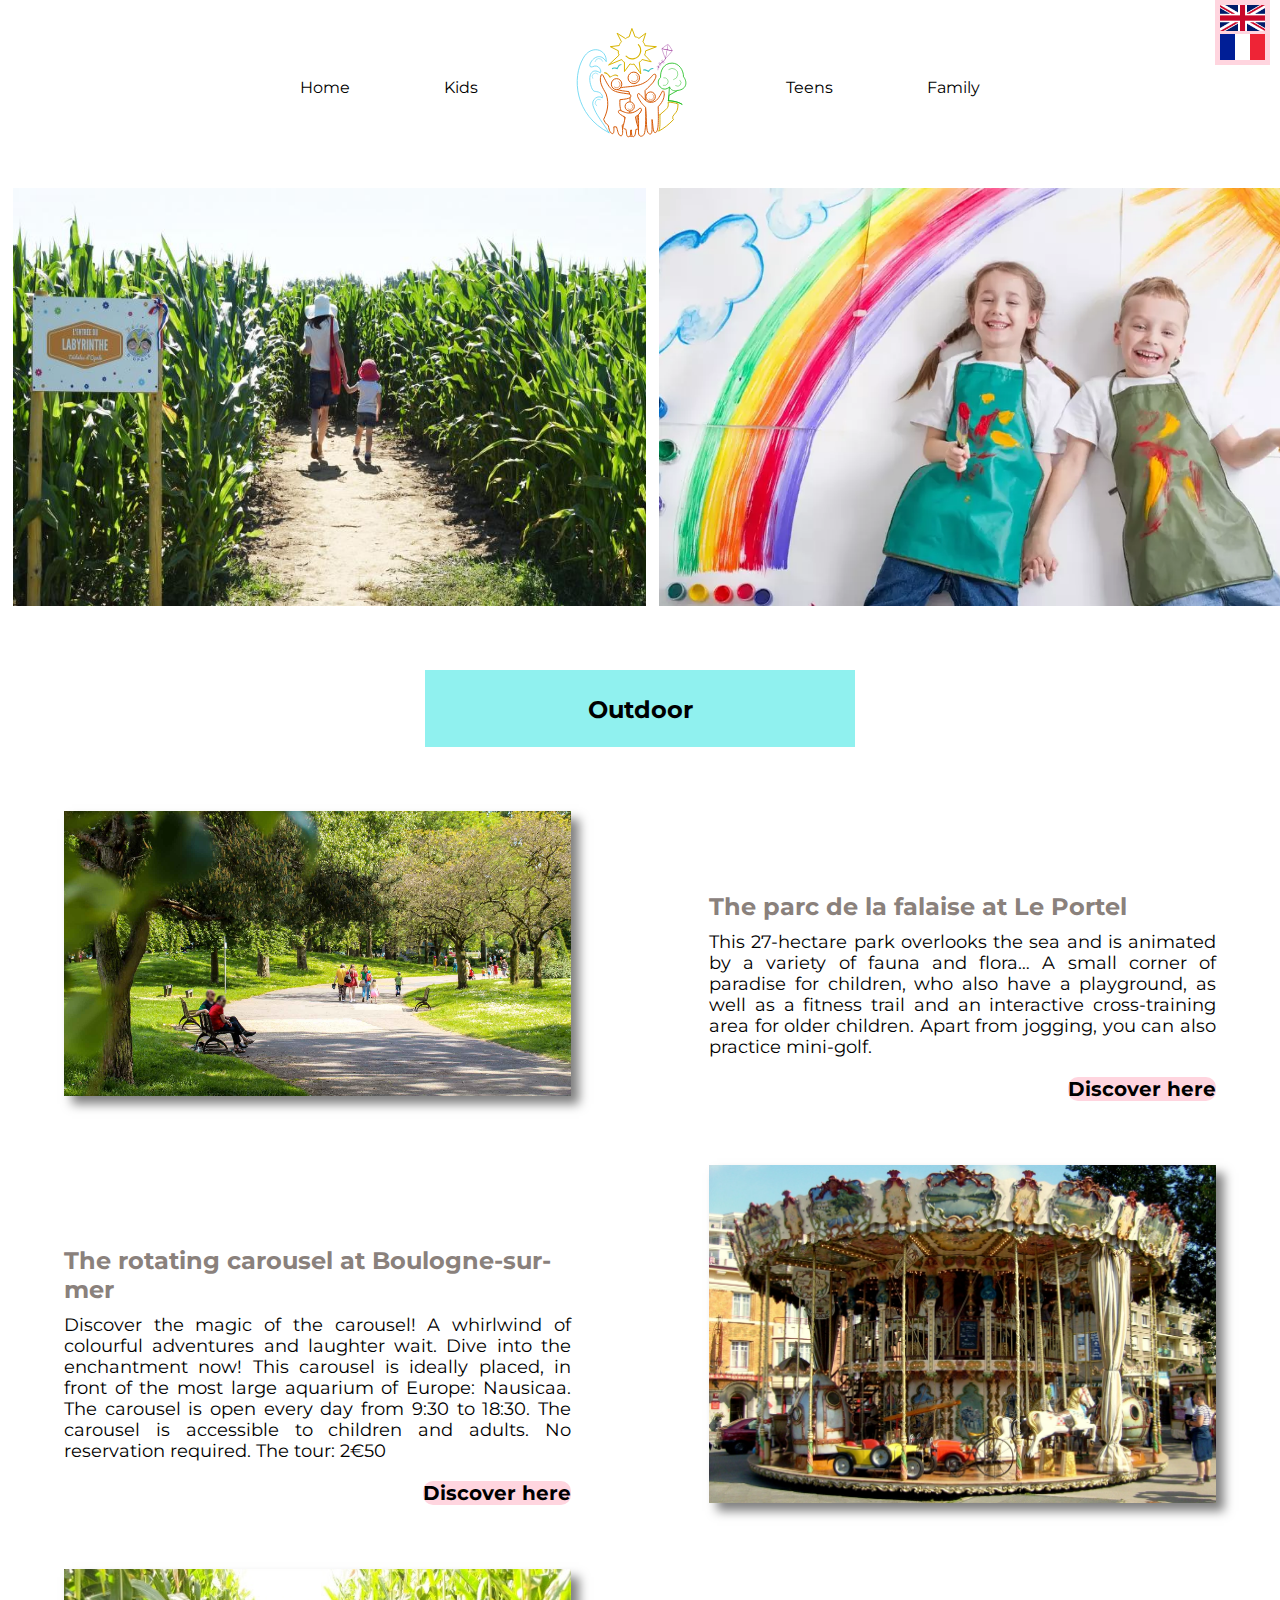
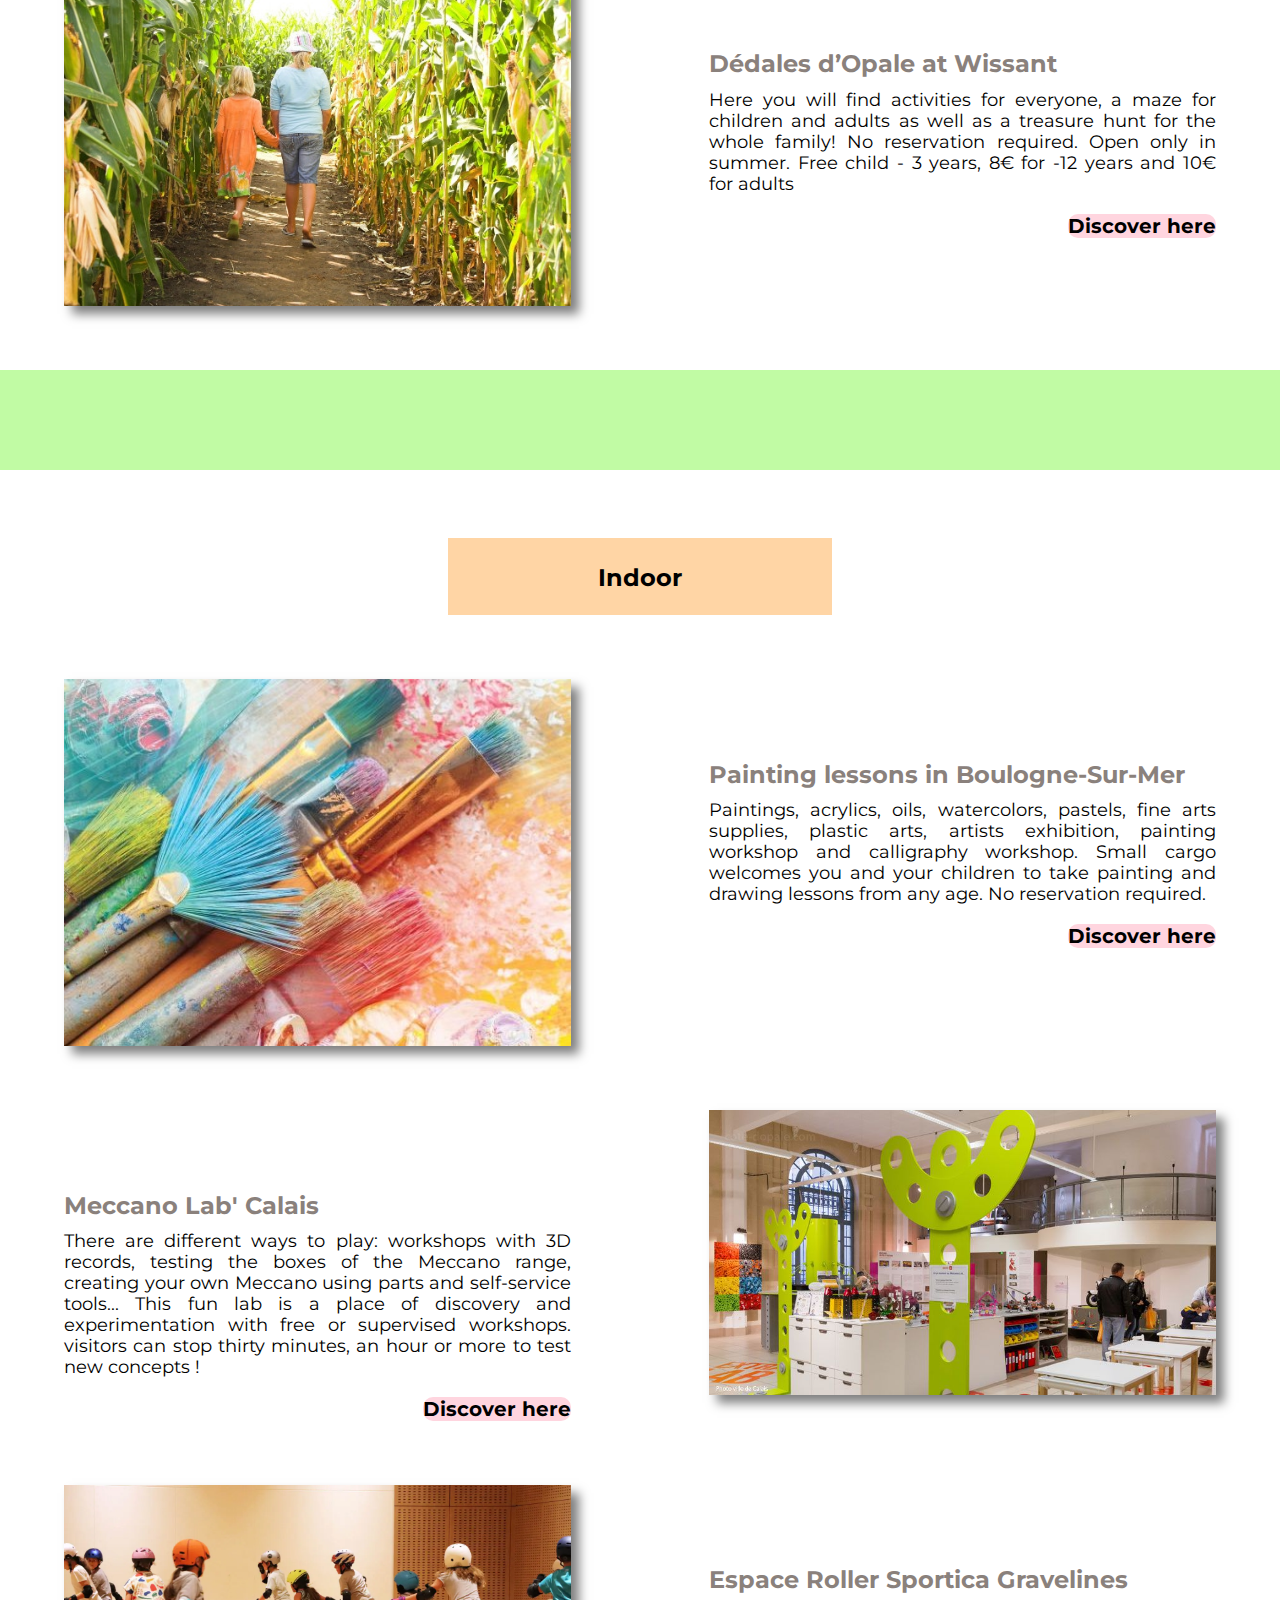
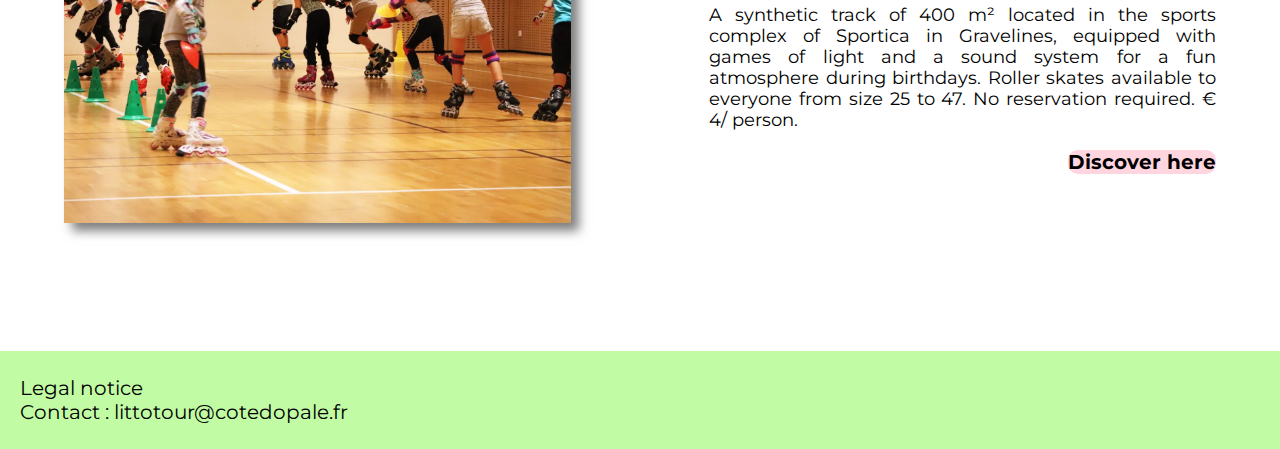
<file: sae_web/enfants_eng.html>
<!DOCTYPE html>
<html lang="fr">

<head>
    <meta charset="UTF-8">
    <meta name="viewport" content="width=device-width, initial-scale=1.0">
    <link rel="stylesheet" href="css/style_littotour.css" type="text/css" />
    <link rel="preconnect" href="https://fonts.googleapis.com%22%3E" />
    <link rel="preconnect" href="https://fonts.gstatic.com/" crossorigin>
    <link
        href="https://fonts.googleapis.com/css2?family=Montserrat:ital,wght@0,100;0,200;0,300;0,400;0,500;0,600;0,700;0,800;0,900;1,100;1,200;1,300;1,400;1,500;1,600;1,700;1,800;1,900&display=swap"
        rel="stylesheet">
    <title>Litto'tour</title>
</head>

<body>

    <header>
        <div class="langues"><a href="enfants_eng.html" target="_blank"><img class="anglais" src="img/anglais.png"></a>
            <br /><a href="enfants.html"><img class="france" src="img/france.png"></a>
        </div>

    </header>

    <nav>
        <div class="centre">
            <ul>
                <li><a class="lien_nav" href="index_eng.html">Home</a></li>
                <li><a class="lien_nav" href="enfants_eng.html">Kids</a></li>
                <li><a href="index_eng.html"><img src="img/logo.svg" /></li></a>
                <li><a class="lien_nav" href="ados_eng.html">Teens</a></li>
                <li><a class="lien_nav" href="famille_eng.html">Family</a></li>
            </ul>
        </div>
    </nav>

    <div class="menu">
        <!-- Utilisation d'une checkbox -->
        <input type="checkbox" id="hamburger">
        <!-- Label de la checkbox -->
        <label id="hamburger-logo" for="hamburger">☰</label>
        <!-- Le reste du menu -->
        <nav>
            <a href="index_eng.html">Home</a>
            <a href="enfants_eng.html">Kids</a>
            <a href="ados_eng.html">Teens</a>
            <a href="famille_eng.html">Family</a>
        </nav>

    </div>

    <div class="logo_res">
        <img src="img/logo.svg" />
    </div>

    <br>
    <br>

    <p class="titre_ban_responsive">LITTO'TOUR</p>







    <div class="haut_images">
        <img class="laby" src="img/laby.jpg">
        <img class="enfants" src="img/enfants.jpeg">
    </div>

    <div class="exterieur">
        <p class="div_cont">Outdoor</p>
    </div>

    <div class="act_1">
        <img class="parc" src="img/parc.jpg">
        <div class="des_act_1">
            <p class="titre_act_1">The parc de la falaise at Le Portel</p>
            <p class="texte_act_1">This 27-hectare park overlooks the sea and is animated by a variety of fauna and
                flora… A small corner of paradise for children, who also have a playground, as well as a fitness trail
                and an interactive cross-training area for older children. Apart from jogging, you can also practice
                mini-golf. </p>
            <a class="decouvrir1" href="https://www.ville-leportel.fr/les-parcs-et-jardins/">Discover here</a>
        </div>
    </div>


    <div class="act_2">
        <img class="manege" src="img/manege.jpg">
        <div class="des_act_2">
            <p class="titre_act_2">The rotating carousel at Boulogne-sur-mer</p>
            <p class="texte_act_2">Discover the magic of the carousel! A whirlwind of colourful adventures and laughter
                wait. Dive into the enchantment now! This carousel is ideally placed, in front of the most
                large aquarium of Europe: Nausicaa.

                The carousel is open every day from 9:30 to 18:30. The carousel is accessible to children and adults.
                No reservation required.
                The tour: 2€50
            </p>
            <a class="decouvrir2" href="https://www.ville-boulogne-sur-mer.fr/">Discover here</a>

        </div>
    </div>

    <div class="act_1">
        <img class="parc" src="img/dedale.jpg">
        <div class="des_act_1">
            <p class="titre_act_1">Dédales d’Opale at Wissant</p>
            <p class="texte_act_1">Here you will find activities for everyone, a maze for children and adults as well as
                a treasure hunt for the whole family!
                No reservation required.
                Open only in summer.
                Free child - 3 years, 8€ for -12 years and 10€ for adults
            </p>
            <a class="decouvrir1" href="https://dedalesdopale.com/">Discover here</a>
        </div>
    </div>

    <canvas class="rectangle_vert"></canvas>


    <div class="interieur">
        <p class="div_cont">Indoor</p>
    </div>



    <div class="act_1">
        <img class="parc" src="img/peinture.jpg">
        <div class="des_act_1">
            <p class="titre_act_1">Painting lessons in Boulogne-Sur-Mer</p>
            <p class="texte_act_1">Paintings, acrylics, oils, watercolors, pastels, fine arts supplies, plastic arts,
                artists exhibition, painting workshop and calligraphy workshop.
                Small cargo welcomes you and your children to take painting and drawing lessons from any age.
                No reservation required.
            </p>
            <a class="decouvrir1" href="https://petit-cargo.com/">Discover here</a>
        </div>
    </div>




    <div class="act_2">
        <img class="manege" src="img/mecano.jpeg">
        <div class="des_act_2">
            <p class="titre_act_2">Meccano Lab' Calais</p>
            <p class="texte_act_2">There are different ways to play: workshops with 3D records, testing the boxes of the
                Meccano range, creating your own Meccano using parts and self-service tools... This fun lab is a place
                of discovery and experimentation with free or supervised workshops. visitors can stop thirty minutes, an
                hour or more to test new concepts !</p>
            <a class="decouvrir2" href="https://www.cote-dopale.com/tourisme/calais-le-meccano-lab">Discover here</a>

        </div>
    </div>




    <div class="act_1">
        <img class="parc" src="img/roller.jpeg">
        <div class="des_act_1">
            <p class="titre_act_1">Espace Roller Sportica Gravelines</p>
            <p class="texte_act_1">A synthetic track of 400 m² located in the sports complex of Sportica in Gravelines,
                equipped with games of light and a sound system for a fun atmosphere during birthdays. Roller skates
                available to everyone from size 25 to 47.
                No reservation required. € 4/ person.

            </p>
            <a class="decouvrir1" href="https://www.sportica.fr/particuliers/roller">Discover here</a>
        </div>
    </div>


    <footer>

        <ul>
            <li> <a class="mentions_legales" href="mentions_legales_eng.html">Legal notice</a></li>

            <li>
                <p class="footer_contact"> Contact : littotour@cotedopale.fr </p>
            </li>

        </ul>

    </footer>










</body>

</html>
</file>
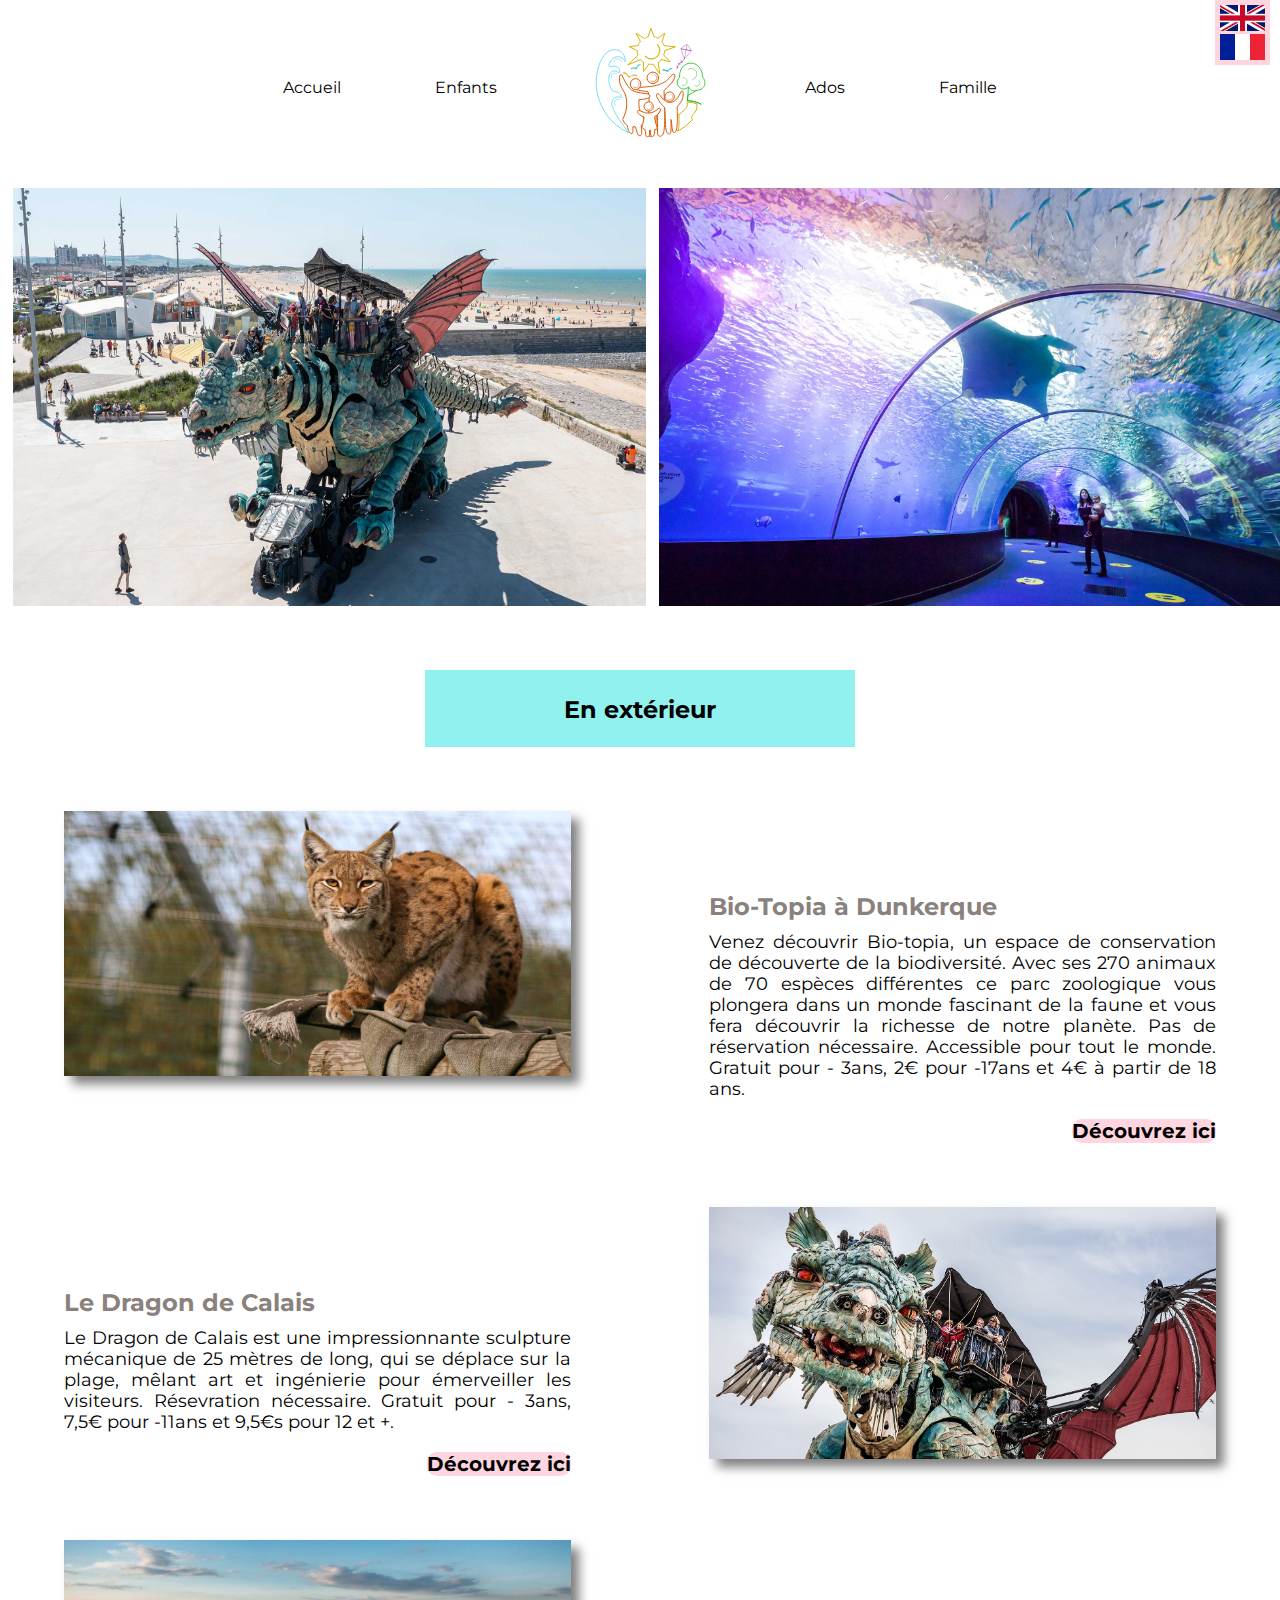
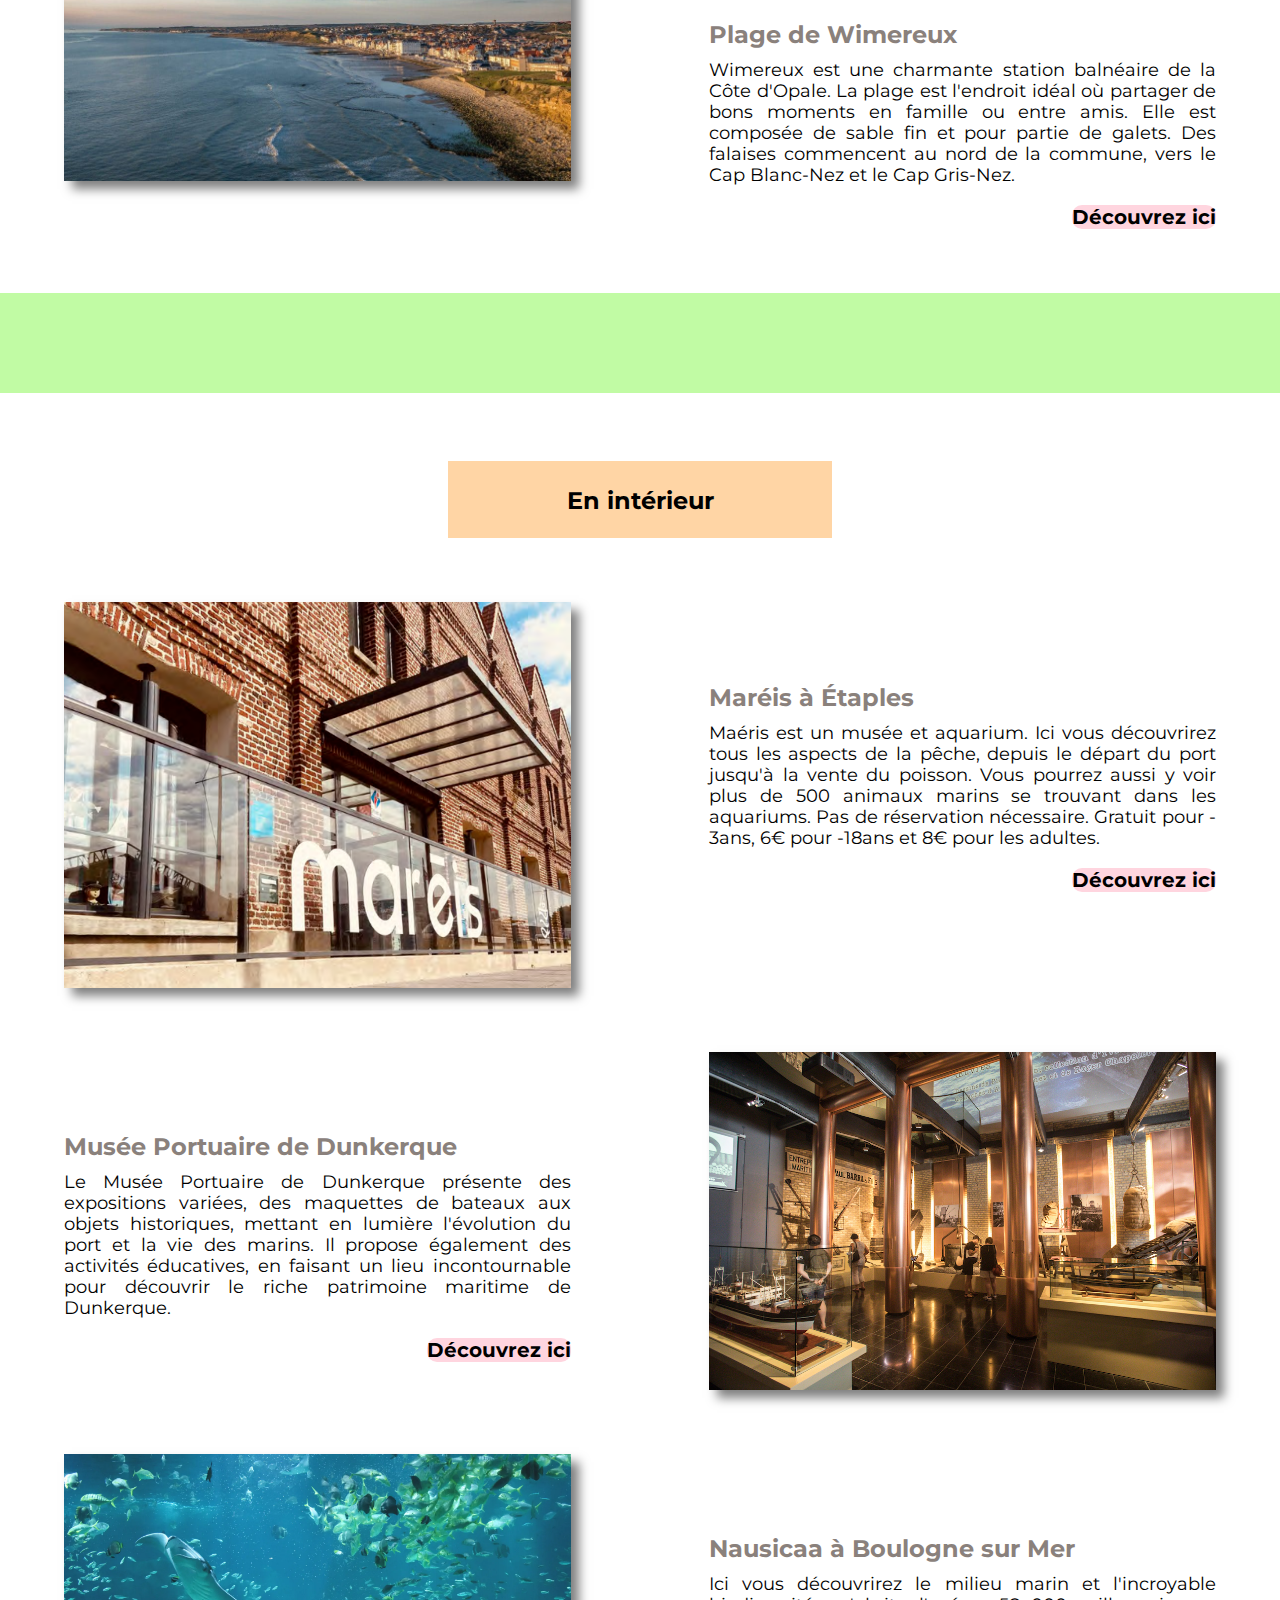
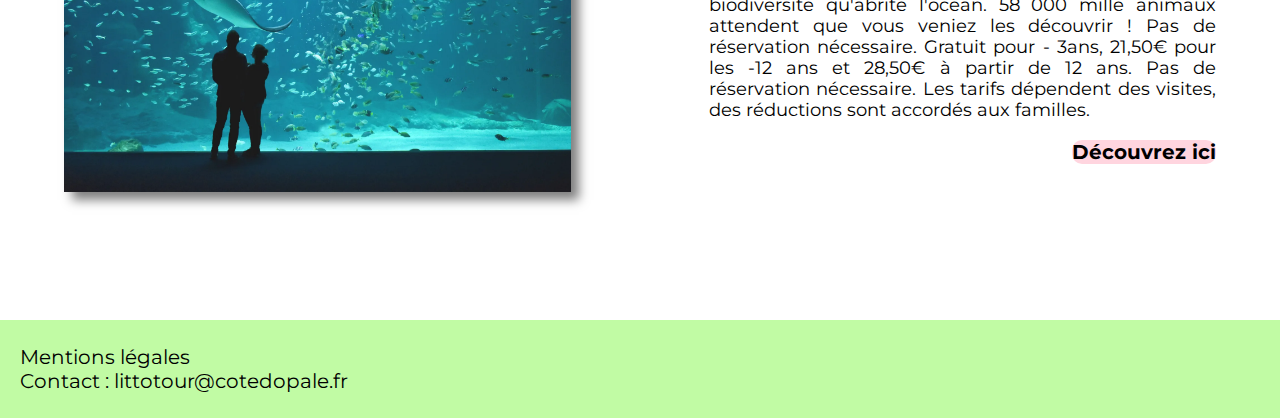
<file: sae_web/famille.html>
<!DOCTYPE html>
<html lang="fr">

<head>
    <meta charset="UTF-8">
    <meta name="viewport" content="width=device-width, initial-scale=1.0">
    <link rel="stylesheet" href="css/style_littotour.css" type="text/css" />
    <link rel="preconnect" href="https://fonts.googleapis.com%22%3E" />
    <link rel="preconnect" href="https://fonts.gstatic.com/" crossorigin>
    <link
        href="https://fonts.googleapis.com/css2?family=Montserrat:ital,wght@0,100;0,200;0,300;0,400;0,500;0,600;0,700;0,800;0,900;1,100;1,200;1,300;1,400;1,500;1,600;1,700;1,800;1,900&display=swap"
        rel="stylesheet">
    <title>Litto'tour</title>
</head>

<body>

    <header>
        <div class="langues"><a href="famille_eng.html" target="_blank"><img class="anglais" src="img/anglais.png"></a>
            <br /><a href="famille.html"><img class="france" src="img/france.png"></a></div>

    </header>



    <nav>
        <div class="centre">
            <ul>
                <li><a class="lien_nav" href="index.html">Accueil</a></li>
                <li><a class="lien_nav" href="enfants.html">Enfants</a></li>
                <li><a href="index.html"><img src="img/logo.svg" /></li></a>
                <li><a class="lien_nav" href="ados.html">Ados</a></li>
                <li><a class="lien_nav" href="famille.html">Famille</a></li>
            </ul>
        </div>
    </nav>



    <div class="menu">
        <!-- Utilisation d'une checkbox -->
        <input type="checkbox" id="hamburger">
        <!-- Label de la checkbox -->
        <label id="hamburger-logo" for="hamburger">☰</label>
        <!-- Le reste du menu -->
        <nav>
            <a href="index.html">Accueil</a>
            <a href="enfants.html">Enfants</a>
            <a href="ados.html">Ados</a>
            <a href="famille.html">Famille</a>
        </nav>

    </div>

    <div class="logo_res">
        <img src="img/logo.svg" />
    </div>

    <br>
    <br>

    <p class="titre_ban_responsive">LITTO'TOUR</p>



    <div class="haut_images">
        <img class="laby" src="img/dragon.jpg">
        <img class="enfants" src="img/nausicaa.png">
    </div>

    <div class="exterieur">
        <p class="div_cont">En extérieur</p>
    </div>

    <div class="act_1">
        <img class="parc" src="img/bio-topia.jpg">
        <div class="des_act_1">
            <p class="titre_act_1">Bio-Topia à Dunkerque</p>
            <p class="texte_act_1">Venez découvrir Bio-topia, un espace de conservation de découverte de la
                biodiversité. Avec ses 270 animaux de 70 espèces différentes ce parc zoologique vous plongera dans un
                monde fascinant de la faune et vous fera découvrir la richesse de notre planète.
                Pas de réservation nécessaire.
                Accessible pour tout le monde.
                Gratuit pour - 3ans, 2€ pour -17ans et 4€ à partir de 18 ans.
            </p>
            <a class="decouvrir1" href="https://www.bio-topia.fr/">Découvrez ici</a>
        </div>
    </div>


    <div class="act_2">
        <img class="manege" src="img/calais.jpg">
        <div class="des_act_2">
            <p class="titre_act_2">Le Dragon de Calais</p>
            <p class="texte_act_2">Le Dragon de Calais est une impressionnante sculpture mécanique de 25 mètres de long,
                qui se déplace sur la plage, mêlant art et ingénierie pour émerveiller les visiteurs.
                Résevration nécessaire.
                Gratuit pour - 3ans, 7,5€ pour -11ans et 9,5€s pour 12 et +.
            </p>
            <a class="decouvrir2" href="https://www.compagniedudragon.com/">Découvrez ici</a>

        </div>
    </div>

    <div class="act_1">
        <img class="parc" src="img/littoral.jpg">
        <div class="des_act_1">
            <p class="titre_act_1">Plage de Wimereux</p>
            <p class="texte_act_1">Wimereux est une charmante station balnéaire de la Côte d'Opale. La plage est
                l'endroit idéal où partager de bons moments en famille ou entre amis. Elle est composée de sable fin et
                pour partie de galets. Des falaises commencent au nord de la commune, vers le Cap Blanc-Nez et le Cap
                Gris-Nez.</p>
            <a class="decouvrir1"
                href="https://www.tripadvisor.fr/Attraction_Review-g635813-d14949842-Reviews-Wimereux_Beach-Wimereux_Pas_de_Calais_Hauts_de_France.html">Découvrez
                ici</a>
        </div>
    </div>

    <canvas class="rectangle_vert"></canvas>


    <div class="interieur">
        <p class="div_cont">En intérieur</p>
    </div>



    <div class="act_1">
        <img class="parc" src="img/mareis.png">
        <div class="des_act_1">
            <p class="titre_act_1">Maréis à Étaples</p>
            <p class="texte_act_1">Maéris est un musée et aquarium. Ici vous découvrirez tous les aspects de la pêche,
                depuis le départ du port jusqu'à la vente du poisson. Vous pourrez aussi y voir plus de 500 animaux
                marins se trouvant dans les aquariums.
                Pas de réservation nécessaire.
                Gratuit pour - 3ans, 6€ pour -18ans et 8€ pour les adultes.

            </p>
            <a class="decouvrir1" href="https://www.mareis.fr/">Découvrez ici</a>
        </div>
    </div>




    <div class="act_2">
        <img class="manege" src="img/museeportuaire.jpg">
        <div class="des_act_2">
            <p class="titre_act_2">Musée Portuaire de Dunkerque</p>
            <p class="texte_act_2">Le Musée Portuaire de Dunkerque présente des expositions variées, des maquettes de
                bateaux aux objets historiques, mettant en lumière l'évolution du port et la vie des marins. Il propose
                également des activités éducatives, en faisant un lieu incontournable pour découvrir le riche patrimoine
                maritime de Dunkerque.</p>
            <a class="decouvrir2" href="https://museemaritimeportuaire.com/">Découvrez ici</a>

        </div>
    </div>




    <div class="act_1">
        <img class="parc" src="img/nausica2.png">
        <div class="des_act_1">
            <p class="titre_act_1">Nausicaa à Boulogne sur Mer</p>
            <p class="texte_act_1">Ici vous découvrirez le milieu marin et l'incroyable biodiversité qu'abrite l'océan.
                58 000 mille animaux attendent que vous veniez les découvrir !
                Pas de réservation nécessaire.
                Gratuit pour - 3ans, 21,50€ pour les -12 ans et 28,50€ à partir de 12 ans.
                Pas de réservation nécessaire. Les tarifs dépendent des visites, des réductions sont accordés aux
                familles.
            </p>
            <a class="decouvrir1"
                href="https://www.nausicaa.fr/fr?gad=1&gclid=CjwKCAjws9ipBhB1EiwAccEi1P_Bq88tM9f61bdaSBD4h73sX3pj9UjSk1qkbw0B8kvQR3JyTId9tRoChTwQAvD_BwE">Découvrez
                ici</a>
        </div>
    </div>


    <footer>

        <ul>
            <li> <a class="mentions_legales" href="mentions_legales.html">Mentions légales</a></li>

            <li>
                <p class="footer_contact"> Contact : littotour@cotedopale.fr </p>
            </li>

        </ul>

    </footer>










</body>

</html>
</file>
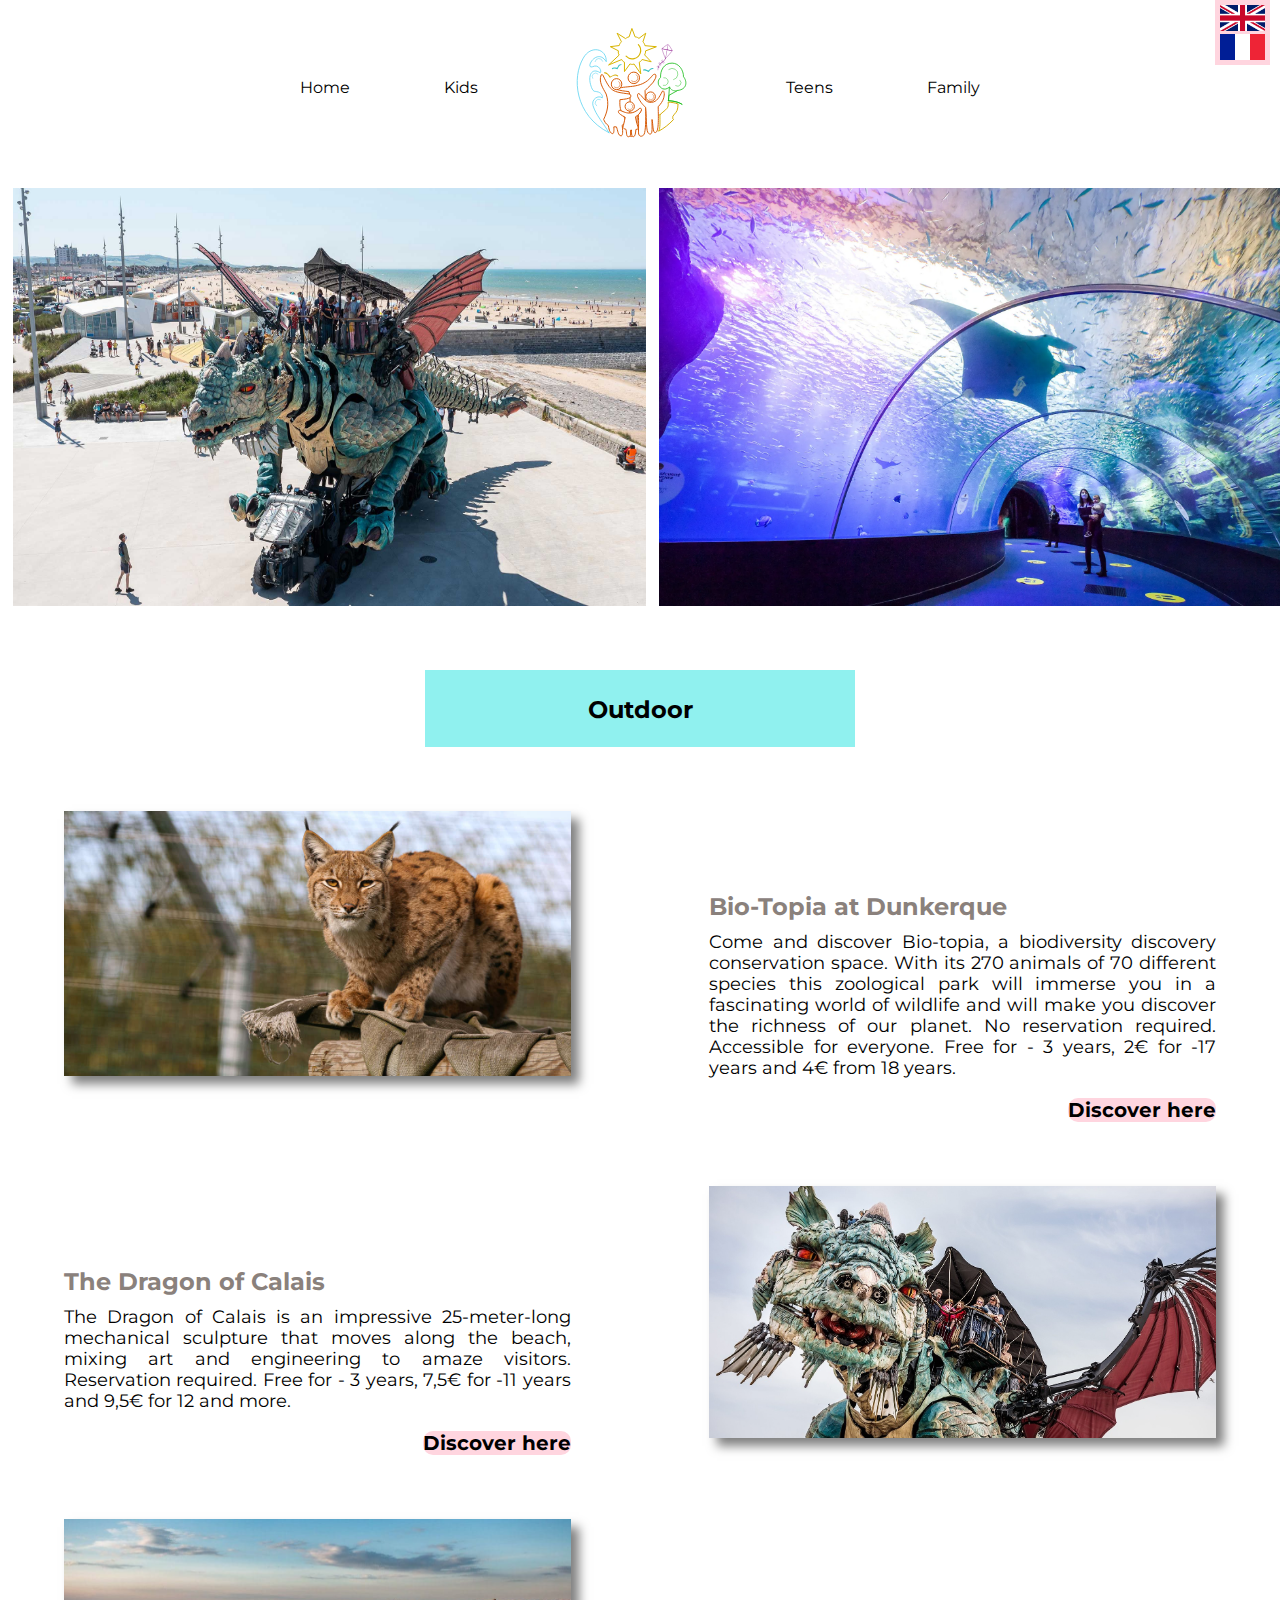
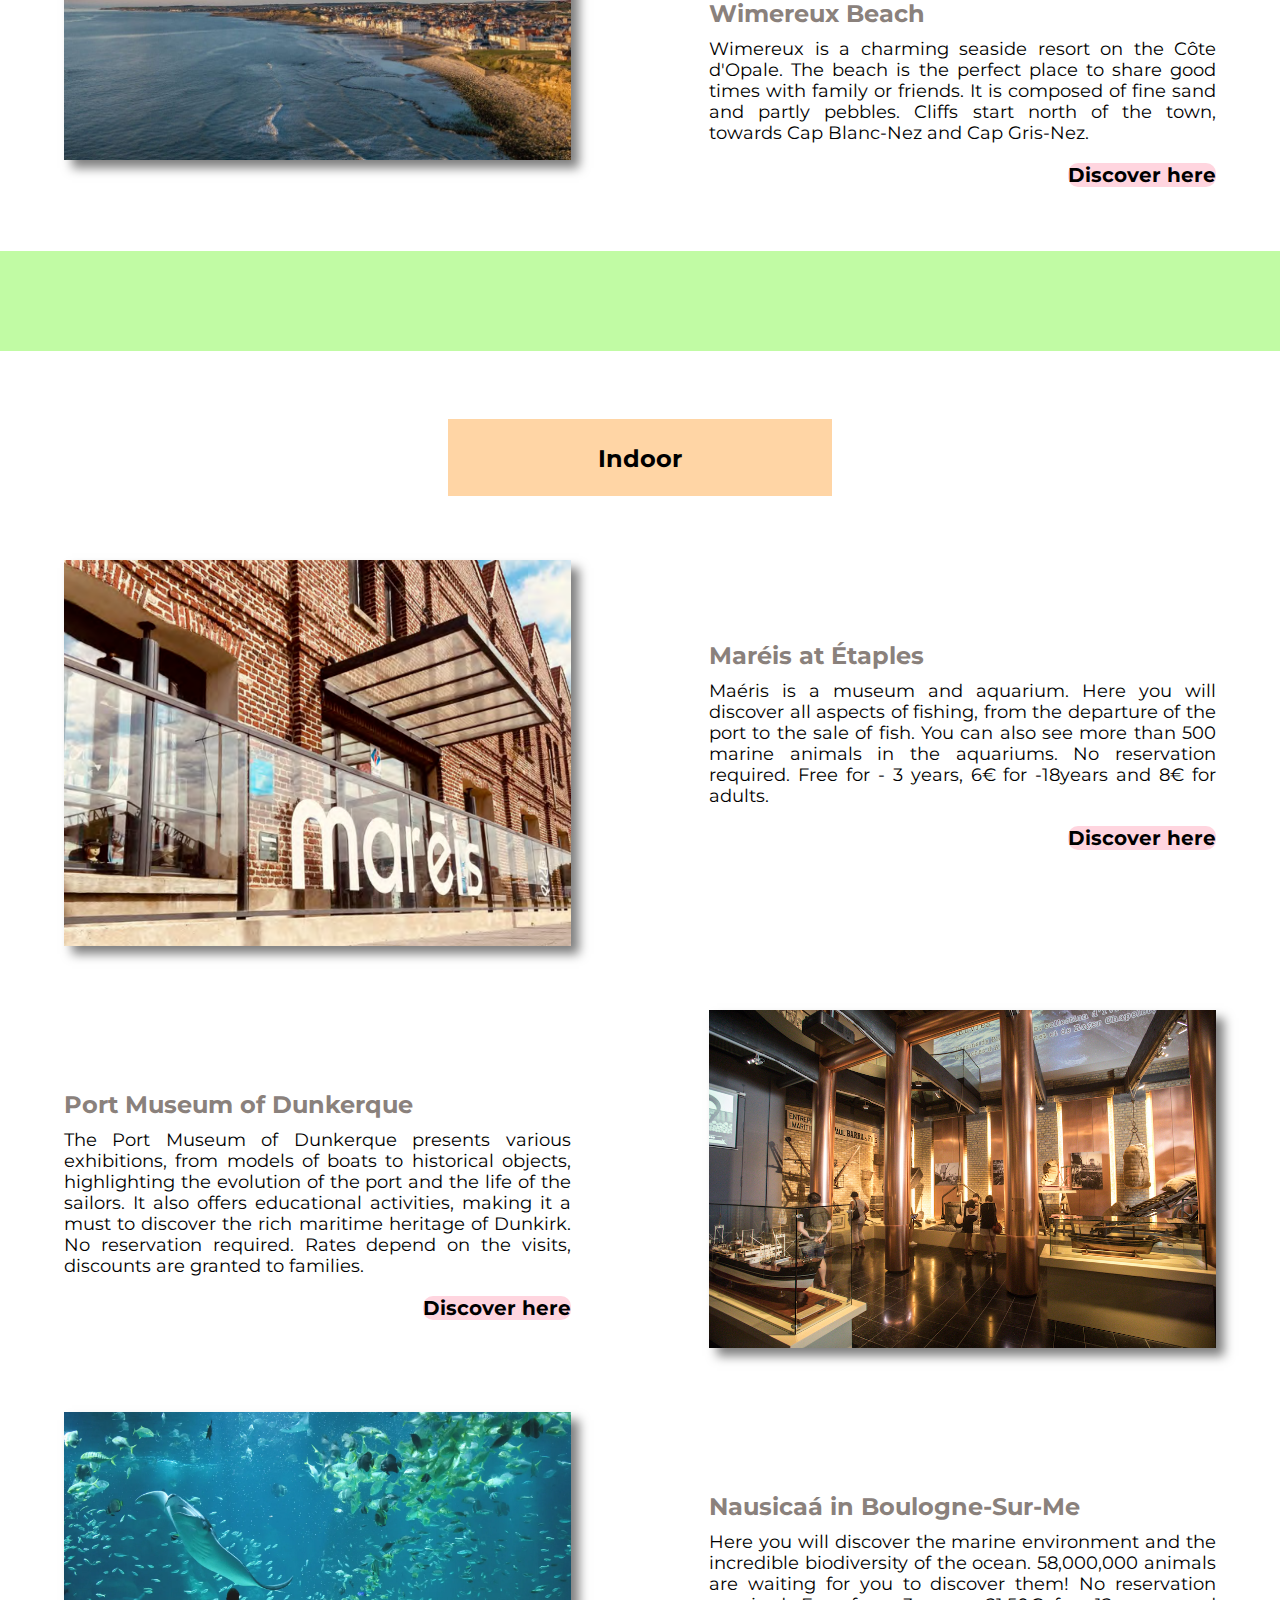
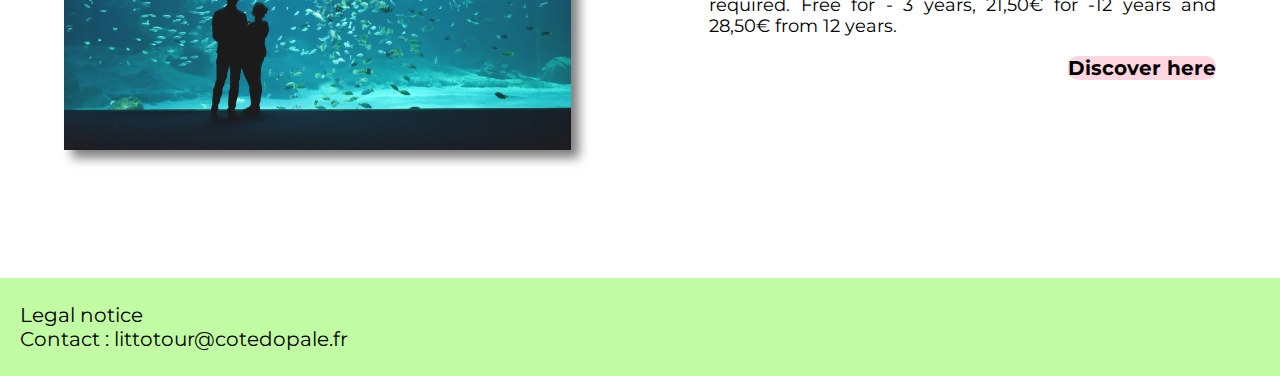
<file: sae_web/famille_eng.html>
<!DOCTYPE html>
<html lang="fr">

<head>
    <meta charset="UTF-8">
    <meta name="viewport" content="width=device-width, initial-scale=1.0">
    <link rel="stylesheet" href="css/style_littotour.css" type="text/css" />
    <link rel="preconnect" href="https://fonts.googleapis.com%22%3E" />
    <link rel="preconnect" href="https://fonts.gstatic.com/" crossorigin>
    <link
        href="https://fonts.googleapis.com/css2?family=Montserrat:ital,wght@0,100;0,200;0,300;0,400;0,500;0,600;0,700;0,800;0,900;1,100;1,200;1,300;1,400;1,500;1,600;1,700;1,800;1,900&display=swap"
        rel="stylesheet">
    <title>Litto'tour</title>
</head>

<body>

    <header>
        <div class="langues"><a href="famille_eng.html" target="_blank"><img class="anglais" src="img/anglais.png"></a>
            <br /><a href="famille.html"><img class="france" src="img/france.png"></a>
        </div>

    </header>

    <nav>
        <div class="centre">
            <ul>
                <li><a class="lien_nav" href="index_eng.html">Home</a></li>
                <li><a class="lien_nav" href="enfants_eng.html">Kids</a></li>
                <li><a href="index_eng.html"><img src="img/logo.svg" /></li></a>
                <li><a class="lien_nav" href="ados_eng.html">Teens</a></li>
                <li><a class="lien_nav" href="famille_eng.html">Family</a></li>
            </ul>
        </div>
    </nav>




    <div class="menu">
        <!-- Utilisation d'une checkbox -->
        <input type="checkbox" id="hamburger">
        <!-- Label de la checkbox -->
        <label id="hamburger-logo" for="hamburger">☰</label>
        <!-- Le reste du menu -->
        <nav>
            <a href="index_eng.html">Home</a>
            <a href="enfants_eng.html">Kids</a>
            <a href="ados_eng.html">Teens</a>
            <a href="famille_eng.html">Family</a>
        </nav>

    </div>

    <div class="logo_res">
        <img src="img/logo.svg" />
    </div>

    <br>
    <br>

    <p class="titre_ban_responsive">LITTO'TOUR</p>



    <div class="haut_images">
        <img class="laby" src="img/dragon.jpg">
        <img class="enfants" src="img/nausicaa.png">
    </div>

    <div class="exterieur">
        <p class="div_cont">Outdoor</p>
    </div>

    <div class="act_1">
        <img class="parc" src="img/bio-topia.jpg">
        <div class="des_act_1">
            <p class="titre_act_1">Bio-Topia at Dunkerque</p>
            <p class="texte_act_1">Come and discover Bio-topia, a biodiversity discovery conservation space. With its
                270 animals of 70 different species this zoological park will immerse you in a fascinating world of
                wildlife and will make you discover the richness of our planet.
                No reservation required.
                Accessible for everyone.
                Free for - 3 years, 2€ for -17 years and 4€ from 18 years.

            </p>
            <a class="decouvrir1" href="https://www.bio-topia.fr/">Discover here</a>
        </div>
    </div>


    <div class="act_2">
        <img class="manege" src="img/calais.jpg">
        <div class="des_act_2">
            <p class="titre_act_2">The Dragon of Calais</p>
            <p class="texte_act_2">The Dragon of Calais is an impressive 25-meter-long mechanical sculpture that moves
                along the beach, mixing art and engineering to amaze visitors.
                Reservation required.
                Free for - 3 years, 7,5€ for -11 years and 9,5€ for 12 and more.

            </p>
            <a class="decouvrir2" href="https://www.compagniedudragon.com/">Discover here</a>

        </div>
    </div>

    <div class="act_1">
        <img class="parc" src="img/littoral.jpg">
        <div class="des_act_1">
            <p class="titre_act_1">Wimereux Beach</p>
            <p class="texte_act_1">Wimereux is a charming seaside resort on the Côte d'Opale. The beach is the perfect
                place to share good times with family or friends. It is composed of fine sand and partly pebbles. Cliffs
                start north of the town, towards Cap Blanc-Nez and Cap Gris-Nez.</p>
            <a class="decouvrir1"
                href="https://www.tripadvisor.fr/Attraction_Review-g635813-d14949842-Reviews-Wimereux_Beach-Wimereux_Pas_de_Calais_Hauts_de_France.html">Discover
                here</a>
        </div>
    </div>

    <canvas class="rectangle_vert"></canvas>


    <div class="interieur">
        <p class="div_cont">Indoor</p>
    </div>



    <div class="act_1">
        <img class="parc" src="img/mareis.png">
        <div class="des_act_1">
            <p class="titre_act_1">Maréis at Étaples</p>
            <p class="texte_act_1">Maéris is a museum and aquarium. Here you will discover all aspects of fishing, from
                the departure of the port to the sale of fish. You can also see more than 500 marine animals in the
                aquariums.
                No reservation required.
                Free for - 3 years, 6€ for -18years and 8€ for adults.

            </p>
            <a class="decouvrir1" href="https://www.mareis.fr/">Discover here</a>
        </div>
    </div>




    <div class="act_2">
        <img class="manege" src="img/museeportuaire.jpg">
        <div class="des_act_2">
            <p class="titre_act_2">Port Museum of Dunkerque</p>
            <p class="texte_act_2">The Port Museum of Dunkerque presents various exhibitions, from models of boats to
                historical objects, highlighting the evolution of the port and the life of the sailors. It also offers
                educational activities, making it a must to discover the rich maritime heritage of Dunkirk.
                No reservation required. Rates depend on the visits, discounts are granted to families.
            </p>
            <a class="decouvrir2" href="https://museemaritimeportuaire.com/">Discover here</a>

        </div>
    </div>




    <div class="act_1">
        <img class="parc" src="img/nausica2.png">
        <div class="des_act_1">
            <p class="titre_act_1">Nausicaá in Boulogne-Sur-Me</p>
            <p class="texte_act_1">Here you will discover the marine environment and the incredible biodiversity of the
                ocean. 58,000,000 animals are waiting for you to discover them!
                No reservation required.
                Free for - 3 years, 21,50€ for -12 years and 28,50€ from 12 years.
            </p>
            <a class="decouvrir1"
                href="https://www.nausicaa.fr/fr?gad=1&gclid=CjwKCAjws9ipBhB1EiwAccEi1P_Bq88tM9f61bdaSBD4h73sX3pj9UjSk1qkbw0B8kvQR3JyTId9tRoChTwQAvD_BwE">Discover
                here</a>
        </div>
    </div>


    <footer>

        <ul>
            <li> <a class="mentions_legales" href="mentions_legales_eng.html">Legal notice</a></li>

            <li>
                <p class="footer_contact"> Contact : littotour@cotedopale.fr </p>
            </li>

        </ul>

    </footer>










</body>

</html>
</file>
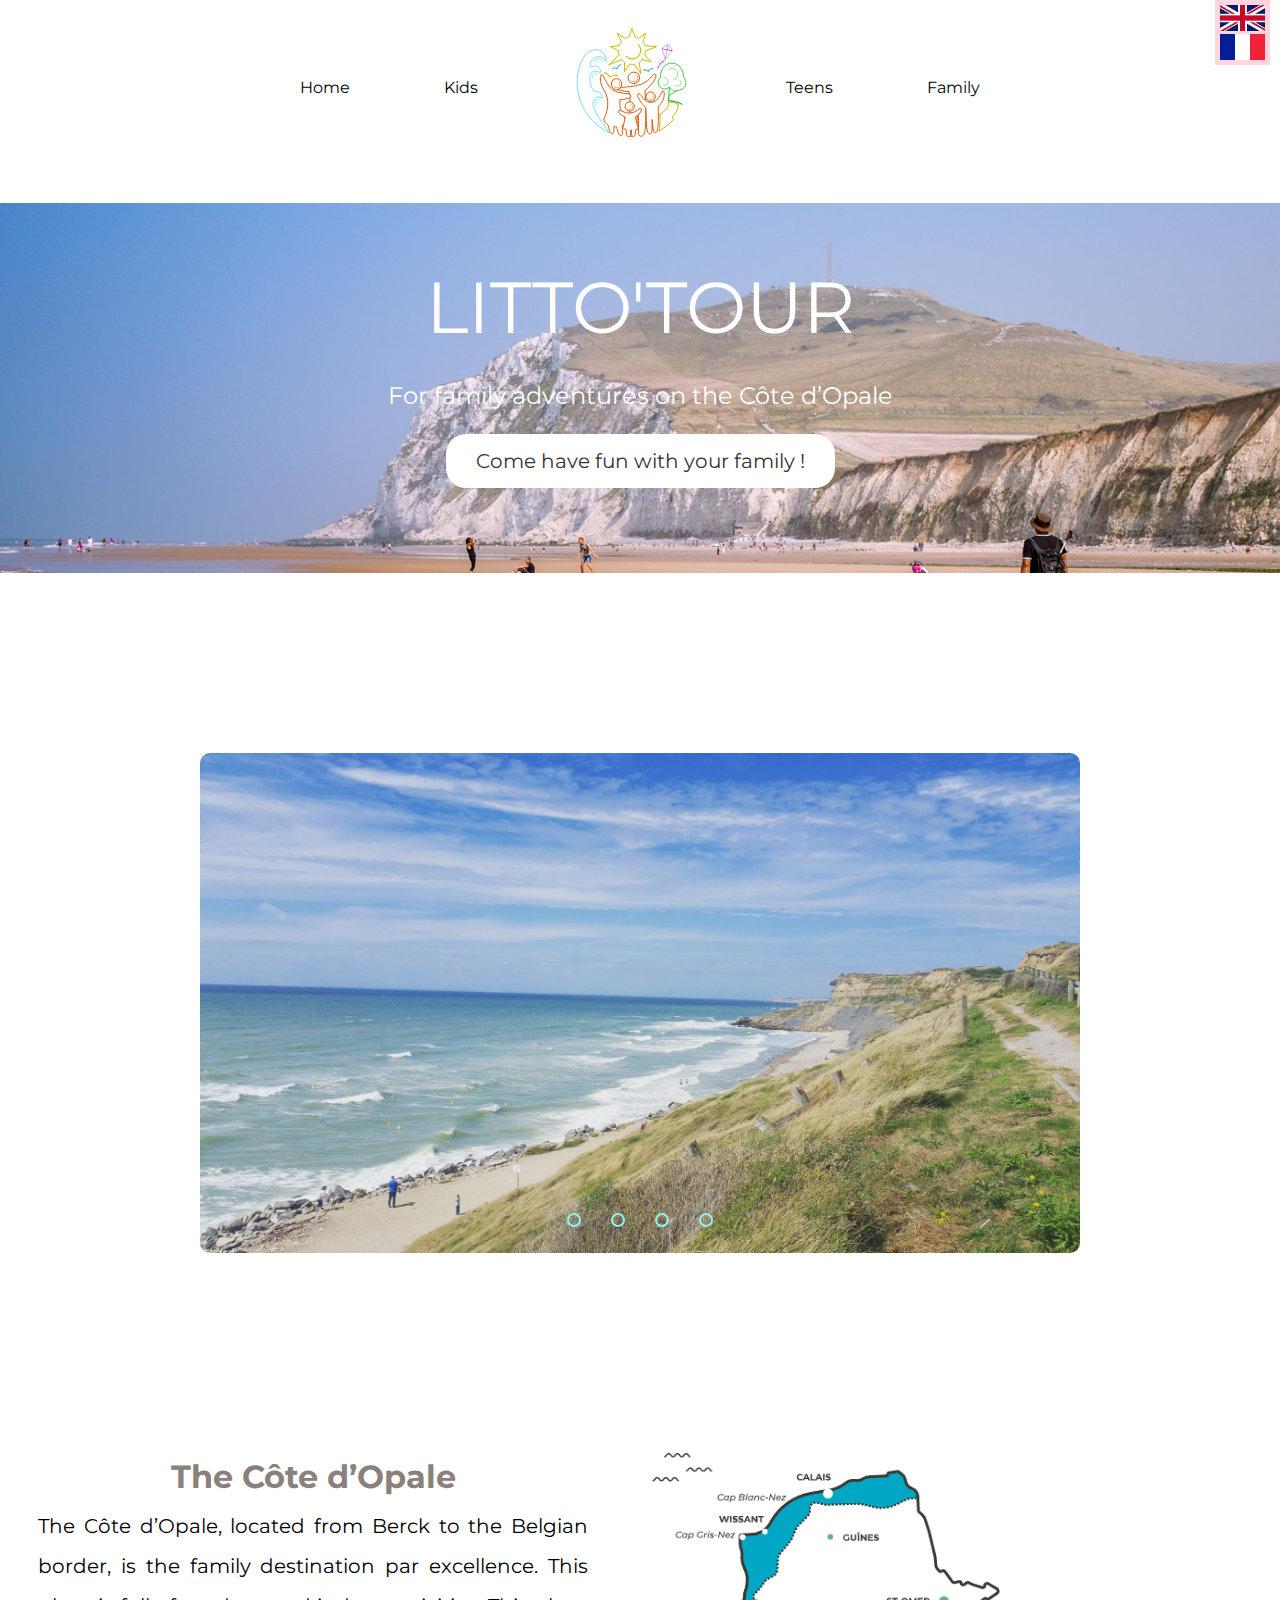
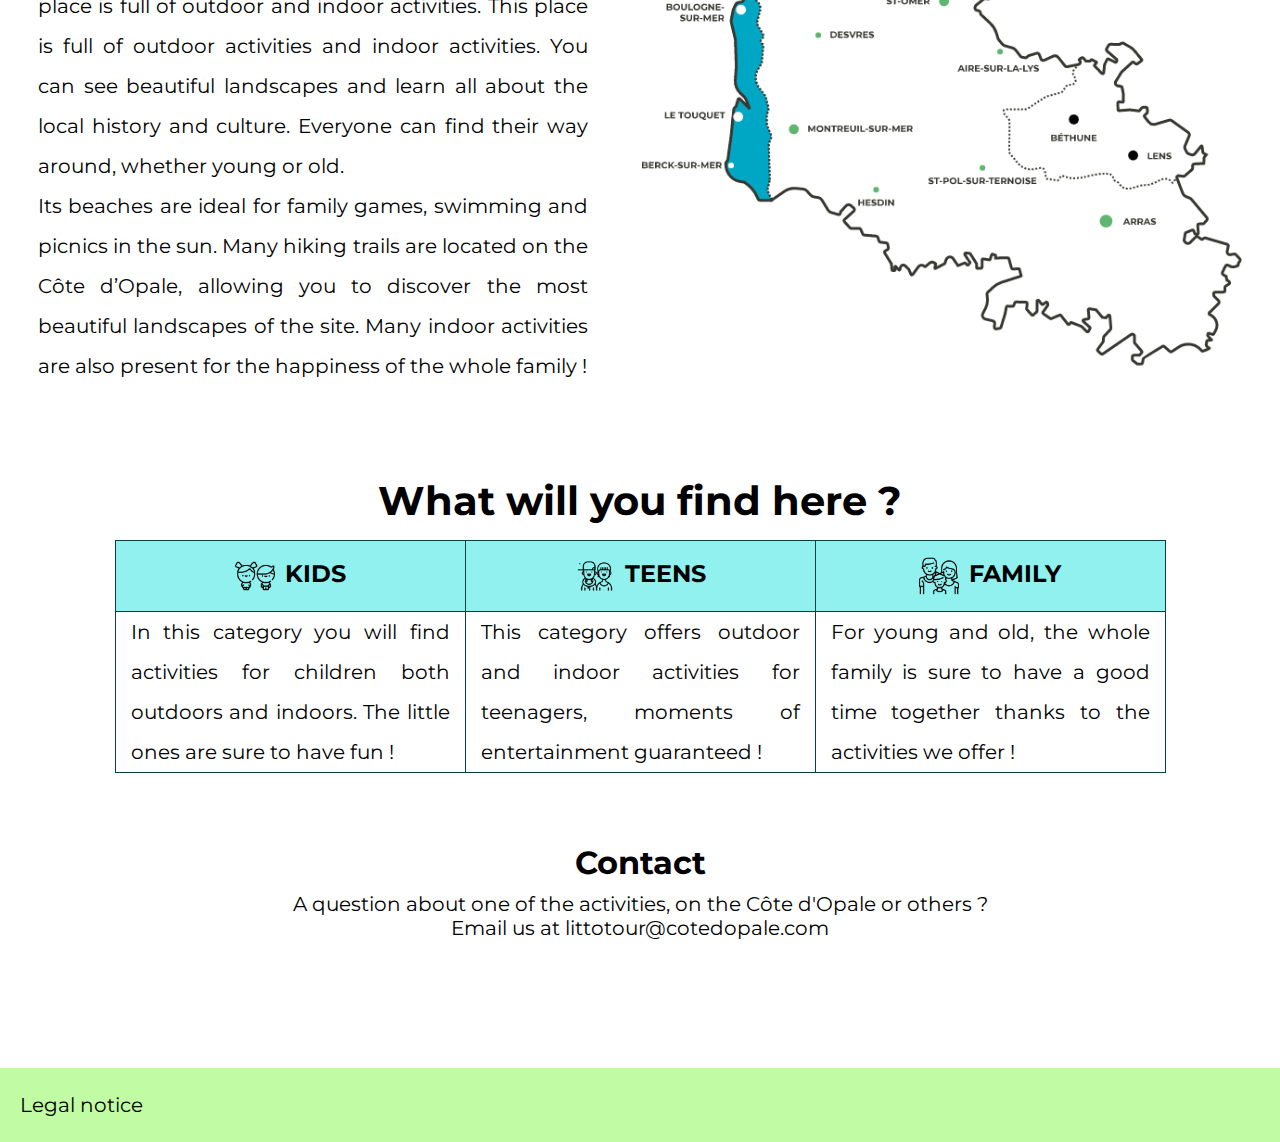
<file: sae_web/index_eng.html>
<!DOCTYPE html>
<html lang="fr">

<head>
    <meta charset="UTF-8">
    <meta name="viewport" content="width=device-width, initial-scale=1.0">
    <link rel="stylesheet" type="text/css" href="css/style_littotour.css" />
    <title>Littotour</title>
    <link rel="preconnect" href="https://fonts.googleapis.com">
    <link rel="preconnect" href="https://fonts.gstatic.com" crossorigin>
    <link
        href="https://fonts.googleapis.com/css2?family=Montserrat:ital,wght@0,100;0,200;0,300;0,400;0,500;0,600;0,700;0,800;0,900;1,100;1,200;1,300;1,400;1,500;1,600;1,700;1,800;1,900&display=swap"
        rel="stylesheet">
</head>

<body>
    <header>
        <div>
            <div class="langues"><a href="index_eng.html" target="_blank">
                    <img class="anglais" src="img/anglais.png"></a> <br />
                <a href="index.html"><img class="france" src="img/france.png"></a>
            </div>
        </div>
        <p class="titre_header_responsive"></p>
    </header>

    <nav>
        <div class="centre">
            <ul>
                <li><a class="lien_nav" href="index_eng.html">Home</a></li>
                <li><a class="lien_nav" href="enfants_eng.html">Kids</a></li>
                <li><a href="index_eng.html"><img src="img/logo.svg" /></li></a>
                <li><a class="lien_nav" href="ados_eng.html">Teens</a></li>
                <li><a class="lien_nav" href="famille_eng.html">Family</a></li>
            </ul>
        </div>
    </nav>

    <div class="menu">
        <!-- Utilisation d'une checkbox -->
        <input type="checkbox" id="hamburger">
        <!-- Label de la checkbox -->
        <label id="hamburger-logo" for="hamburger">☰</label>
        <!-- Le reste du menu -->
        <nav>
            <a href="index_eng.html">Home</a>
            <a href="enfants_eng.html">Kids</a>
            <a href="ados_eng.html">Teens</a>
            <a href="famille_eng.html">Family</a>
        </nav>

    </div>

    <div class="logo_res">
        <img src="img/logo.svg" />
    </div>

    <br>
    <br>

    <p class="titre_ban_responsive">LITTO'TOUR</p>

    <article>
        <div class="banniere">
            <div class="banniere_2">
                <p class="titre_ban">LITTO'TOUR</p>
                <p class="slogan">For family adventures on the Côte d’Opale</p>
                <br>
                <a href="famille_eng.html"><button class="CTA_accueil">Come have fun with your family !
                    </button></a>
            </div>
        </div>



        <!-------CAROUSEL-------->
        <div class="carousel_glob">
            <div class="carousel">
                <div class="images">
                    <input type="radio" name="boutons" id="bouton1">
                    <input type="radio" name="boutons" id="bouton2">
                    <input type="radio" name="boutons" id="bouton3">
                    <input type="radio" name="boutons" id="bouton4">

                    <div class="image first">
                        <img src="img/1.jpg" alt="">
                    </div>

                    <div class="image">
                        <img src="img/2.jpg" alt="">
                    </div>

                    <div class="image">
                        <img src="img/3.jpg" alt="">
                    </div>

                    <div class="image">
                        <img src="img/4.jpg" alt="">
                    </div>

                </div>

                <div class="defil">
                    <label for="bouton1" class="bout"></label>
                    <label for="bouton2" class="bout"></label>
                    <label for="bouton3" class="bout"></label>
                    <label for="bouton4" class="bout"></label>
                </div>

            </div>
        </div>

        <div class="def_cote_opale"> <!-- bloc comprenant titre, texte et image de la cote d'opales-->

            <div class="texte_opale">
                <h1>The Côte d’Opale </h1>
                <p>The Côte d’Opale, located from Berck to the Belgian border, is the family destination par excellence.
                    This place is full of outdoor and indoor activities.
                    This place is full of outdoor activities and indoor activities.
                    You can see beautiful landscapes and learn all about the local history and culture. Everyone can
                    find their way around, whether young or old.
                    <br>
                    Its beaches are ideal for family games, swimming and picnics in the sun.
                    Many hiking trails are located on the Côte d’Opale, allowing you to discover the most beautiful
                    landscapes of the site. Many indoor activities are also present for the happiness of the whole
                    family !
                </p>
            </div>

            <img class="carte" src="img/carte_litto.jpg" alt="Carte du Littoral" />

        </div>



        <table class="tableau_accueil">

            <caption class="titre_tableau">
                <h1>What will you find here ?</h1>
            </caption> <!--titre du tableau-->

            <thead>
                <tr>
                    <th class="enfant">KIDS</th>
                    <th class="ado">TEENS</th>
                    <th class="famille">FAMILY</th>
                </tr>
            </thead>

            <tr>
                <td>In this category you will find activities for children both outdoors and indoors. The little ones
                    are sure to have fun !</td>
                <td>This category offers outdoor and indoor activities for teenagers, moments of entertainment
                    guaranteed !</td>
                <td>For young and old, the whole family is sure to have a good time together thanks to the activities we
                    offer !</td>
            </tr>

        </table>


        <div class="contact_accueil">
            <p class="titre_contact_accueil">Contact</p>
            <p class="text_contact_accueil">A question about one of the activities, on the Côte d'Opale or others ? <br>
                Email us at littotour@cotedopale.com</p>
        </div>
    </article>

    <footer>
        <a class="mentions_legales" href="mentions_legales_eng.html">Legal notice</a>

    </footer>
</body>

</html>
</file>
<file: sae_web/css/style_littotour.css>
* {
    padding: 0;
    margin: 0;
    box-sizing: border-box;
    font-family: 'Montserrat', sans-serif;
}



/*------------HEADER-----------*/
header {

    
    font-family: 'Montserrat';
    padding: 0px 0px 10px 0px;
    height: auto;
}

header nav {

    line-height: 300%;
    text-align: center;
    height: auto;


}

nav ul {
    margin: 0;
    padding: 0;
}

nav ul li {
    display: inline-block;
    padding: 40px;
    padding-top: 0px;
    cursor: pointer;
    vertical-align: middle;
    text-align: center;
    
}

nav ul li a {
    
    padding: 5px;
    border-radius: 0px;
    margin: 0;
    text-align: center;
    color: black;
    

}

li img {
    width: 120px;
    height: 137px;
    color: black;

}

header {
    font-size: 20px;
    transition: transform .2s;

}


.centre li:hover {
    -ms-transform: scale(1.2);
    -webkit-transform: scale(1.2);
    transform: scale(1.2);
    text-decoration: solid;
}

header a {
    color: black;
    text-decoration: none;
    


}

.lien_nav{
    border-color: #8a817c;
    border-radius: 10px;
    border:1px;
}

.lien_nav:hover {
    font-weight: bold;
    background-color: #FFD5DF;
    border-radius: 10px;
}

.logo:hover {
    background-color: #eeeeee;
}


.langues {
    box-sizing: border-box;
    background-color: #FFD5DF;
    padding: 5px;
    margin: 0;
    font-size: 66%;
    line-height: 125%;
    position: absolute;
    margin-top: 0px;
    padding-top: 5px;
    height: 65px;
    right: 0;
    font-size: 12px;
    color: black;
    margin-right: 10px;
}


.centre {
    height: 90px;
    text-align: center;

}

.anglais {
    width: 45px;
    height: 26px;
    transition: transform .1s;
}

.anglais:hover {
    -ms-transform: scale(1.3);
    -webkit-transform: scale(1.3);
    transform: scale(1.3);
}

.france {
    width: 45px;
    height: 26px;
}

.france:hover {
    -ms-transform: scale(1.3);
    -webkit-transform: scale(1.3);
    transform: scale(1.3);
}

/*----------------BANNIERE-----------------------*/
.banniere {
    background: url('../img/banniere_test.jpg');
    text-align: center;
    width: 100%s;
    height: 370px;
    background-size: cover;
    background-attachment: fixed;
    position: relative;
    overflow: hidden;
    padding: 0px, 0px, 0px, 0px;
    margin-top: 65px;
    margin-bottom: -120px;
}

.logo_res{
    display: none;
}

div .banniere_2 {
    width: 100%;
    height: 100%;
    padding: 50px;
    color: #FFF;

}

.titre_ban {
    font-family: 'Montserrat', sans-serif;
    font-size: 72px;
    margin-bottom: 30px;
    margin-top: 10px;
}

.slogan {
    font-family: 'Montserrat', sans-serif;
    font-size: 24px;
    margin-bottom: 5px;
}

.CTA_accueil {
    border: none;
    outline: none;
    padding: 15px 30px;
    border-radius: 20px;
    color: #333;
    background: #fff;
    margin-bottom: 20px;
    font-size: 20px;
    font-family: 'Montserrat', sans-serif;
}

.CTA_accueil:hover {
    cursor: pointer;
    -ms-transform: scale(1.2);
    -webkit-transform: scale(1.2);
    transform: scale(1.2);
}

.menu{
    display: none;
}

/*----------------------------------------------------------------Carousel d'images----------------------------------------------------*/

.titre_ban_responsive{
    display: none;
}

.carousel_glob {
    margin: 0px;
    padding: 0px;
    height: 100vh;
    display: flex;
    justify-content: center;
    align-items: center;
    margin-top: 100px;
}

.carousel {
    width: 880px;
    height: 500px;
    border-radius: 10px;
    overflow: hidden;
}

.images {
    width: 500%;
    height: 500px;
    display: flex;
}

.images input {
    display: none;
}

.image {
    width: 20%;
    transition: 2s;
}

.image img {
    width: 880px;
    height: 500px;
}

.defil {
    position: absolute;
    width: 880px;
    margin-top: -40px;
    justify-content: center;
    display: flex;
}

.bout {
    border: 2px solid #90f1ef;
    padding: 5px;
    border-radius: 10px;
    cursor: pointer;
    transition: 1s;
}

.bout:not(:last-child) {
    margin-right: 30px;
}

.bout:hover {
    background-color: #90f1ef;
}

#bouton1:checked~.first {
    margin-left: 0;
}

#bouton2:checked~.first {
    margin-left: -20%;
}

#bouton3:checked~.first {
    margin-left: -40%;
}

#bouton4:checked~.first {
    margin-left: -60%;
}

/*---------------------------------------------------------------------------------------------------------------------------------------------*/

/*-------------------------------------------texte+carte---------------------------------------------*/
.def_cote_opale {
    text-align: center;
}

.texte_opale h1 {
    text-align: center;
    margin-bottom: 10px;
    color: #8a817c;
}

.texte_opale p {
    /*texte seulement*/
    width: 550px;
    line-height: 40px;
    text-align: justify;
    font-size: 20px;
}


.texte_opale {
    /*texte dans la div*/
    display: inline-block;
    margin-right: 50px;
    margin-bottom: 50px;
}

.carte {
    /*carte seulement*/
    width: 600px;
}

/*-------------------------------------------tableau-------------------------------------------------*/

.tableau_accueil_res{
    display: none;
}

.tableau_accueil {
    /*modifie tableau en entier*/
    margin: auto;
    margin-bottom: 70px;
    /*distance avec le footer (à changer)*/
    margin-top: 40px;
    /*emplacement (hauteur sur la page), à modifier dans la mise en commun*/
}


.tableau_accueil,
th,
tr,
td {
    /*sélectionne toutes les cases*/
    border: 1px solid #074140;
    border-collapse: collapse;
    /*ajoute des bordures*/
}



.tableau_accueil tr th {
    /*1ère ligne*/
    background-color: #90F1EF;
    padding: 15px;
    font-size: 24px;

}


.tableau_accueil td {
    height: 100px;
    /*2ème ligne du tableau (taille, allignement)*/
    width: 350px;
    padding-left: 15px;
    padding-right: 15px;
    line-height: 40px;
    text-align: justify;
    font-size: 20px;
}



.titre_tableau {
    /*pour modifier titre du tableau*/
    margin-bottom: 15px;
    font-size: 20px;
}


/*----------------icons du tableau---------*/

.famille::before {
    content: "";
    background-image: url(../img/family.png);
    background-size: cover;
    display: inline-block;
    width: 40px;
    height: 40px;
    margin-right: 10px;
    vertical-align: middle;
}

.enfant::before {
    content: "";
    background-image: url(../img/children.png);
    background-size: cover;
    display: inline-block;
    width: 40px;
    height: 40px;
    margin-right: 10px;
    vertical-align: middle;
}


.ado::before {
    content: "";
    background-image: url(../img/adolescents.png);
    background-size: cover;
    display: inline-block;
    width: 40px;
    height: 40px;
    margin-right: 10px;
    vertical-align: middle;
}

/*-------------------CONTACT ACCUEIL-----------------*/

.contact_accueil {
    text-align: center;
    padding: 0;
    margin: 0;
    margin-bottom: 70px;
}

.titre_contact_accueil {
    font-size: 32px;
    font-weight: bold;
    padding: 0px;
    margin: 0px;
    margin-bottom: 10px;
}

.text_contact_accueil {
    font-size: 20px;
}


/*---------------------------------FOOTER---------------------------*/

footer {
    background-color: #c1fba4;
    position: relative;
    bottom: 0;
    padding: 25px 0px 25px 0px;
    margin: auto;
    width: 100%;
    margin-top: 10%;
}

footer a:hover {
    text-decoration: underline;
}


footer ul {

    padding: 0px;
    margin: 0px;
}



footer ul li {
    display: inline-block;
    padding: 0px;
    margin: 0px;

}


.mentions_legales {
    color: #000000;
    padding-left: 20px;
    padding-right: 980px;
    font-family: "montserrat", sans-serif;
    font-size: 20px;
    text-decoration: none;
    padding-top: 0px;
    padding-bottom: 0px;
    margin: 0px;


}


/*-----footer pages activites-----*/
.footer_contact {
    text-align: right;
    font-family: "montserrat", sans-serif;
    font-size: 20px;
    padding: 0px;
    margin-left: 20px;

}

/*-------------------------------------------PAGE ACTIVITES ENFANTS---------------------------------------------*/

.exterieur p {
    background-color: #90F1EF;
    margin-left: auto;
    margin-right: auto;
    text-align: center;
    vertical-align: middle;
    font-weight: bold;

}


.interieur p {
    background-color: #FFD5A5;
    margin-left: auto;
    margin-right: auto;
    text-align: center;
    vertical-align: middle;
    font-weight: bold;
}



#titre {
    height: 50px;
    width: 200px;
    margin-left: 670px;
    margin-top: 50px;
}

.div_cont {
    padding-top: 25px;
    font-size: 24px;
    font-family: 'montserrat';


}

.exterieur {
    width: 430px;
    height: 77px;
    background-color: #90F1EF;
    margin-left: auto;
    margin-right: auto;
    margin-top: 5%  ;


}

.interieur {
    width: 30%;
    height: 77px;
    background-color: #FFD5A5;
    margin-left: auto;
    margin-right: auto;
    margin-top: 5%;
 

}



.laby {
    
    width: 49.5%;
    margin-left: 1%;


}

.enfants {
    height: 50%;
    width: 49%;
    margin-right: 1%;
    margin-left: 1%;

}

.haut_images .laby .enfants {
    display: inline-block;
    
    
}



.haut_images {
    margin-top: 50px;
    display: flex;
    justify-content: space-evenly;
    

}

.parc {
    width: 44%;
    height: 40%;
    float: left;
    box-shadow: 8px 8px 10px 0 rgba(0, 0, 0, 0.5);
}

.act_1 {
    margin-left: 5%;
    margin-right: 5%;
    margin-top: 5%;
    size: fit-content;
    display: inline-block;
}

.texte_act_1 {
    width: auto;
    height: auto;
    padding: 0;
    margin: 0;
    margin-top: 2%;
    text-align: justify;
    font-size: 110%;
}

.des_act_1 {
    margin-left: 56%;
    height: fit-content ;
    width: fit-content;
    padding-top: 7%;
}

.act_2 {
    margin-left: 5%;
    margin-right: 5%;
    margin-top: 5%;
    display: inline-block;
    height: max-content;
    width: fit-content;
}

.texte_act_2 {
    width: auto;
    height: auto;
    padding: 0;
    margin: 0;
    margin-top: 2%;
    font-size: 110%;
    text-align: justify;

}

.des_act_2 {
    margin-right: 56%;
    height: 100%;
    width: fit-content;
    padding-top: 7%;
    position: relative;
    

}


.manege {
    width: 44%;
    height: 50%;
    float: right;
    box-shadow: 8px 8px 10px 0 rgba(0, 0, 0, 0.5);
}


.titre_act_1 {
    width: auto ;
    height: auto;
    margin: 0;
    font-weight: bold;
    font-size: 150%;
    color: #8a817c;
}

.titre_act_2 {
    width: auto;
    height: auto;
    margin: 0;
    font-weight: bold;
    font-size: 150%;
    color: #8a817c;
}

.decouvrir1 {
    
    background-color: #FFD5DF;
    border-width: 1px;
    border-color: black;
    text-decoration: none;
    font-size: 20px;
    border-radius: 10px;
    margin-top: 20px;
    font-weight: bold;
    color: #000000;
    float: right;
}

.decouvrir1:hover {
    background-color: #F3F3F3;

}

.decouvrir2:hover {
    background-color: #F3F3F3;

}


.decouvrir2 {
    background-color: #FFD5DF;
    border-width: 1px;
    border-color: black;
    float: right;
    text-decoration: none;
    font-size: 20px;
    border-radius: 10px;
    margin-top: 20px;
    font-weight: bold;
    color: #000000;
}

body {
    margin-top: 0;
    height: auto;
    margin: 0;
}

.rectangle_vert {
    background-color: #c1fba4;
    width: 101%;
    height: 100px;
    margin-left: -10px;
    margin-top: 5%;
}


header {

    position: center;
    font-family: 'Montserrat';
    padding: 0px 0px 10px 0px;
    height: auto;
}

nav {

    line-height: 300%;
    text-align: center;
    height: auto;


}

nav ul {
    margin: 0;
    padding: 0;
}

nav ul li {
    display: inline-block;
    padding: 40px;
    padding-top: 0px;
    cursor: pointer;
    vertical-align: middle;
    text-align: center;
}

nav ul li a {
    text-decoration: none;
    padding: 5px;
    border-radius: 0px;
    margin: 0;
    text-align: center;

}

li img {
    width: 120px;
    height: 137px;

}

header {
    font-size: 20px;
    transition: transform .1s;

}

header li:hover {
    -ms-transform: scale(1.2);
    -webkit-transform: scale(1.2);
    transform: scale(1.2);
    text-decoration: solid;
}

header a {
    color: black;
    text-decoration: none;


}

.logo:hover {
    background-color: #eeeeee;
}


.langues {
    box-sizing: border-box;
    background-color: #FFD5DF;
    padding: 5px;
    margin: 0;
    font-size: 66%;
    line-height: 125%;
    position: absolute;
    margin-top: 0px;
    padding-top: 5px;
    height: 65px;
    right: 0;
    font-size: 12px;
    color: black;
    margin-right: 10px;
}


.centre {
    height: 90px;
    text-align: center;

}

.anglais {
    width: 45px;
    height: 26px;
}

.anglais:hover {
    -ms-transform: scale(1.3);
    -webkit-transform: scale(1.3);
    transform: scale(1.3);
}

.france {
    width: 45px;
    height: 26px;
}

.france:hover {
    -ms-transform: scale(1.3);
    -webkit-transform: scale(1.3);
    transform: scale(1.3);
}


/*-----------------------------------------MENTIONS LEGALES-------------------------------------------------*/

.mentions_legales_titre {
    text-align: center;
    margin-bottom: 10px;
    margin-top: 90px;
}

.date_mentions {
    text-align: center;
    margin-bottom: 50px;


}

.textes_MT {
    width: 90%;
    text-align: justify;
    margin-top: 30px;
    margin-left: auto;
    margin-right: auto;
    margin-bottom: 65px;
    font-size: 20px;
}


.titre_article {
    font-size: 24px;
    width: 90%;
    font-weight: bold;
    margin-left: auto;
    margin-right: auto;


}

/*---------------------------------------------------------------------VERSION RESPONSIVE------------------------------------------------------*/


@media only screen and (max-device-width: 390px) and (max-device-height: 844px) {


    /*-------------------HEADER------------------------------------*/

    .langues {
        height: 60px;
        width: 50px;
    }

    .anglais {
        width: 38px;
        height: 23px;
        padding-left: 6%;

    }

    .france {
        width: 38px;
        height: 23px;
        padding-left: 6%;

    }


    .menu{
        display: block;
    }


    #hamburger {
        /* Pour que la checkbox ne s'affiche pas */
        display: none;
      }

    #hamburger-logo {
        /* Pour que le curseur soit un pointeur */
        cursor: pointer;
        background:#FFD5DF;
        width: 200px;
        display: block;
        color: white;
        /* Pour que le menu hamburger s'affiche toujours */
        text-align: right;
        /* Pour que le menu hamburger soit "rangé" par défaut */
        transform: translateX(-168px);
        padding: 10px;
    }


    nav {
        display: flex;
        position: absolute;
        z-index: 1;
        flex-direction: column;
        background: #FFD5DF;
        overflow: hidden;
        width: 200px;
        /* Pour que les liens soient "rangés" par défaut */
        transform: translateX(-200px);
      }

      #hamburger-logo,
      nav {
        /* Pour qu'il y ait une animation */
        transition: 0.7s;
      }
      
      /* Lorsque #hamburger est coché, le #hamburger-logo et le nav qui sont dans le même parent changent de propriété */
      #hamburger:checked ~ #hamburger-logo,
      #hamburger:checked ~ nav {
        /* Changement de la position pour afficher les menus */
        transform: translate(0);
      }
      
      nav a {
        color: black;
        text-decoration: none;
        padding: 10px;
        border: solid 1px white;
      }
      
      nav a:hover {
        background: #F3F3F3;
      }

    /*------------------------------Baniere--------------------------*/


    .banniere {
        background-image: url('../img/banniere_responsive._2jpg.jpg');
        height: 170px;
        width: 390px;
        margin: 0px;
        padding-top: 0px;
        margin-bottom: 0px;
    }

    div .banniere_2 {

        padding: 10px;
        margin-top: 0px;
    }

    .titre_ban {
        font-size: 20px;
        margin-top: 0px;
    }

    .slogan {
        text-align: center;
        font-size: 12px;
        width: 211px;
    }

    .CTA_accueil {
        font-size: 12px;
        width: 211px;
        height: 28px;
    }



    /*-----------------------------------------------------------CARROUSEL---------------------------------------------------------------*/

    .carousel_glob {
        width: 390px;
        height: 249px;
        margin-top: 70px;
        margin-bottom: 35px;
    }

    .carousel {
        width: 390px;
        height: 249px;

    }

    .images {
        height: 219px;
    }

    .image img {
        width: 390px;
        height: 219px;
    }

    .defil {
        width: 390px;
    }

    .bout {
        margin-top: 50px;
        align-items: center;
        padding: 6px;
    }



    /*-----------------------------------------------------------texte+carte--------------------------------------------------*/


    .def_cote_opale {
        flex-direction: row-reverse;
    }

    .texte_carte {
        display: flex;
        flex-direction: column-reverse;
    }

    .texte_opale {
        align-items: center;
        padding: 0px;
        margin: 0px;
        margin-bottom: 30px;
    }

    .texte_opale p {
        font-size: 12px;
        line-height: 20px;
        width: 340px;


    }

    .carte {
        width: 340px;
    }

    /*-------------------------------activités----------------------------------------*/





/*----------------------------TABLEAU---------------------------------------------*/
    
.tableau_accueil{
    display: none;
}

.tableau_accueil_res{
    display: block;
}
    
.tableau_accueil_res {
    width: 85%;
    margin: auto;
    margin-bottom: 60px;
    margin-top: 60px;
}

.tableau_accueil_res{
    border-collapse: collapse;
}


.tableau_accueil_res tr th {
    /*1ère ligne*/
    background-color: #90F1EF;
    padding: 15px;
    font-size: 16px;

}


.tableau_accueil_res td {
    height: 100px;
    /*2ème ligne du tableau (taille, allignement)*/
    width: 350px;
    padding-left: 15px;
    padding-right: 15px;
    line-height: 30px;
    text-align: justify;
    font-size: 12px;
}



.titre_tableau_res {
    margin-bottom: 15px;
    font-size: 16px;
}




/*----------------icons du tableau---------*/

.famille_res::before {
    content: "";
    background-image: url(../img/family.png);
    background-size: cover;
    display: inline-block;
    width: 35px;
    height: 35px;
    margin-right: 10px;
    vertical-align: middle;
}

.enfant_res::before {
    content: "";
    background-image: url(../img/children.png);
    background-size: cover;
    display: inline-block;
    width: 40px;
    height: 40px;
    margin-right: 10px;
    vertical-align: middle;
}


.ado_res::before {
    content: "";
    background-image: url(../img/adolescents.png);
    background-size: cover;
    display: inline-block;
    width: 40px;
    height: 40px;
    margin-right: 10px;
    vertical-align: middle;
}
















    /*-------------------------------------------CONTACT--------------------------------------------------*/


    .contact_accueil {
        width: 340px;
    }

    .titre_contact_accueil {
        font-size: 16px;
    }

    .text_contact_accueil {
        font-size: 12px;
    }


    /*-------------------------FOOTER------------------------------*/
    footer {
        padding: 15px, 0px, 15px, 0px;
    }

    .mentions_legales {
        font-size: 12px;
        padding-right: 100px;
        padding-left: 12px;

    }

    .footer_contact{
        font-size: 12px;
        margin-left: 12px;
    }




    /* --------------------------------------ACTIVITE PAGE ENFANTS-----------------------------------------*/


    .div_cont {
        padding-top: 7px;
        font-size: 16px;
    }

    .exterieur {
        width: 215px;
        height: 35px;
    }




    .interieur {
        width: 215px;
        height: 35px;
    }



    .laby {
        height: 200px;
        width: 300px;
        padding-left: 0px;
        display: none;


    }

    .enfants {
        height: 200px;
        width: 100%;
        padding: 0%;
        margin-right:0% ;
        margin-top: -30px;

    }

    .parc {
        width: 290px;
        height: 200px;
        margin-right: 0px;
        float: right;

    }

    .manege {
        width: 290px;
        height: 200px;
        display: flex;
        justify-content: space-evenly;
    }

    .haut_images .laby .enfants {
        display: none;
    }

    .haut_images {
        margin-top: 50px;
        margin-left: 0px;
        height: 200px;
        display: flex;
        justify-content: space-evenly;

    }



    .act_1 {
        margin: 50px;
        margin-top: 20px;
        height: 450px;
        display: block;
    }

    .texte_act_1 {
        width: 290px;
        padding: 0;
        margin: 0;
        margin-left: 0px;
        padding-top: 15px;
        float: none;
        font-size: 12px;
        display: flex;
        justify-content: space-evenly;
    }

    .des_act_1 {
        padding-top: 50px;
        text-align: center;

    }

    .titre_act_1 {
        width: 290px;
        height: 70px;
        padding-top: 20px;
        font-size: 20px;
        text-align: center;


    }

    .decouvrir1 {
        font-size: 12px;
        margin-top: 10px;
        margin-right: 15px;
    }

    .act_2 {
        margin: 50px;
        margin-top: 20px;
        height: 450px;
    }

    .texte_act_2 {
        width: 290px;
        padding: 0;
        margin: 0;
        padding-top: 15px;
        display: flex;
        justify-content: space-evenly;
        text-align: justify;
        font-size: 12px;
    }

    .des_act_2 {
        padding-top: 50px;
        width: 300px;
    }

    .titre_act_2 {
        width: 290px;
        height: 70px;
        padding-top: 20px;
        font-size: 20px;
        text-align: center;


    }

    .decouvrir2 {
        font-size: 12px;
        margin-top: 3px;
        float: none;
        margin-right: 0px;
        margin-left: 190px;
    }

    .rectangle_vert {
        background-color: #c1fba4;
        width: 101%;
        height: 50px;
        margin-left: 0px;
    }

    /*-----------------------ajout mise en commun----------------------------*/
    .contact_accueil {
        width: 340px;
        margin-bottom: 30px;
        margin-left: auto;
        margin-right: auto;
    }

    .titre_contact_accueil {
        font-size: 16px;
    }

    .text_contact_accueil {
        font-size: 12px;
    }




    .banniere {
        background-image: url('../img/banniere_responsive._2jpg.jpg') ;
        background-size: contain;
        background-repeat: no-repeat;
        height: 150px;
        width: 390px;
        margin-top: 0px;
        margin-left: auto;
        margin-right: auto;
        padding-top: 0px;
        margin-bottom: 0px;
    }

    div .banniere_2 {

        padding: 10px;
        margin-top: 0px;
        margin-left: auto;
        margin-right: auto;
    }

    .titre_ban {
        display: none;
    }

    .slogan {
        text-align: center;
        font-size: 12px;
        width: 211px;
        margin-left: auto;
        margin-right: auto;
        margin-bottom: 0px;
        margin-top: 25px;
    }

    .CTA_accueil {
        margin-top: 0px;
        padding: 0px;
        font-size: 12px;
        width: 211px;   
        height: 28px;
    }

    .titre_ban_responsive{

        font-family: 'Montserrat', sans-serif;
        font-size: 24px;
        position: absolute;
        z-index: -1;
        margin-left: 150px;
        margin-top: -60px;
        display: inline;
        font-weight: 100px;
        color: #8a817c;
    }

       /*-----------------------------------------MENTIONS LEGALES-------------------------------------------------*/
.mentions_legales_titre{
    font-size: 16px;
    margin: 0px;
    margin-top: 30px;
    
}

.date_mentions{
    font-size: 12px;
    margin-bottom: 40px;
}

.titre_article{
    font-size: 16px;
    width: 340px;
}

.textes_MT{
    font-size: 12px;
    width: 340px;
    margin-bottom: 50px;
    margin-top: 20px;
}


.logo_res{
    display: inline;
}

.logo_res img{ 
        width: 18%;
        position: absolute;
        z-index: -1;
        margin-top: -50px;
        margin-left: 70px;

}


}
</file>
